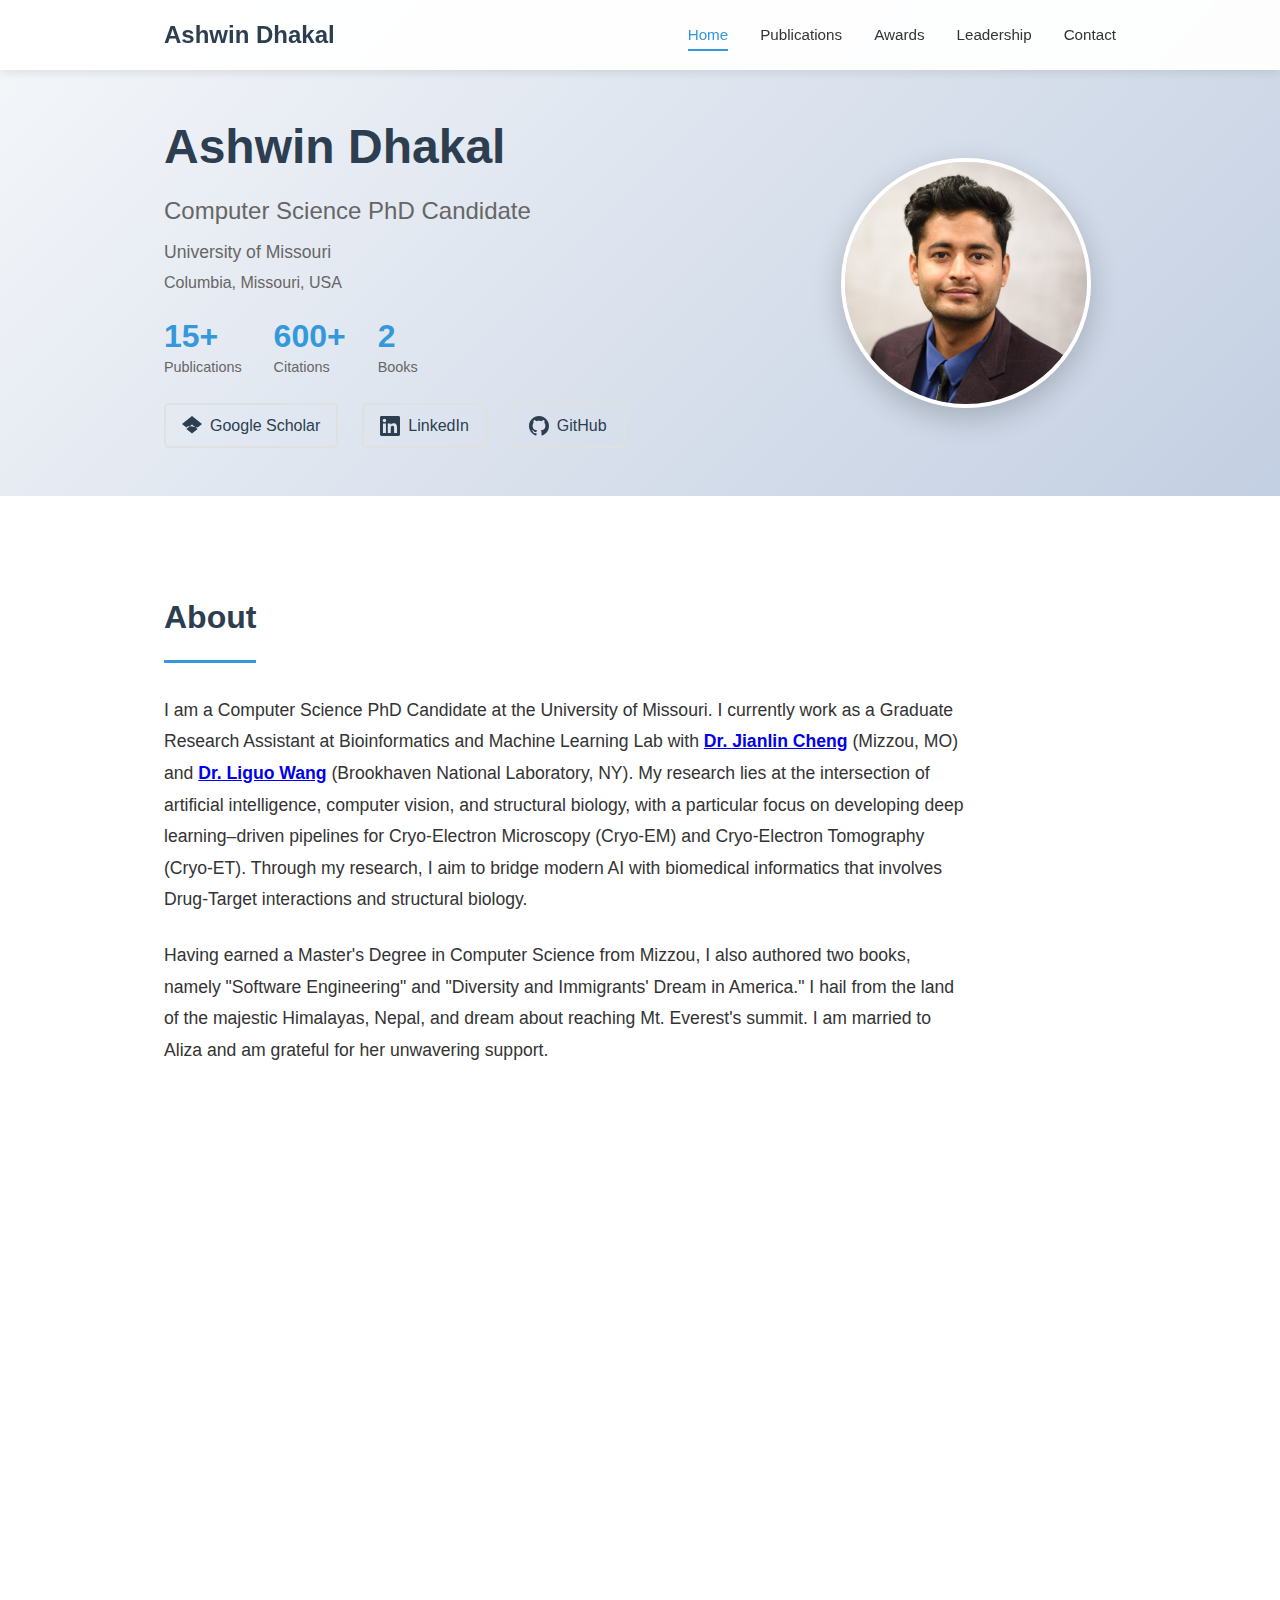
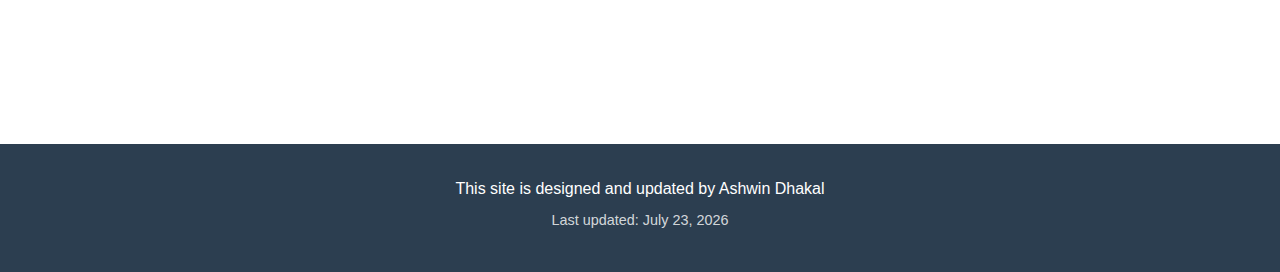
<file: index.html>
<!DOCTYPE html>
<html lang="en">
<head>
    <!-- Google tag (gtag.js) -->
    <script async src="https://www.googletagmanager.com/gtag/js?id=G-X9T91EQW6V"></script>
    <script>
      window.dataLayer = window.dataLayer || [];
      function gtag(){dataLayer.push(arguments);}
      gtag('js', new Date());

      gtag('config', 'G-X9T91EQW6V');
    </script>
    
    <meta charset="UTF-8">
    <meta name="viewport" content="width=device-width, initial-scale=1.0">
    <meta name="description" content="Ashwin Dhakal - Computer Science PhD Candidate at University of Missouri-Columbia. Research in AI, Computer Vision, and Cryo-Electron Microscopy.">
    <meta name="keywords" content="Ashwin Dhakal, Computer Science, PhD, University of Missouri, Cryo-EM, AI, Machine Learning, Computer Vision">
    <title>Ashwin Dhakal | Computer Science PhD Candidate</title>
    <link rel="canonical" href="https://ashwindhakal.com/">
    <link rel="stylesheet" href="css/styles.css">
    
    <!-- Structured Data (JSON-LD) for Google -->
    <script type="application/ld+json">
    {
      "@context": "https://schema.org",
      "@type": "Person",
      "name": "Ashwin Dhakal",
      "url": "https://ashwindhakal.com",
      "image": "https://ashwindhakal.com/assets/images/headshot.jpeg",
      "jobTitle": "Computer Science PhD Candidate",
      "worksFor": {
        "@type": "Organization",
        "name": "University of Missouri",
        "address": {
          "@type": "PostalAddress",
          "addressLocality": "Columbia",
          "addressRegion": "MO",
          "postalCode": "65211",
          "addressCountry": "US"
        }
      },
      "alumniOf": {
        "@type": "Organization",
        "name": "University of Missouri"
      },
      "sameAs": [
        "https://scholar.google.com/citations?user=YOUR_ID",
        "https://www.linkedin.com/in/ashwin-dhakal/",
        "https://github.com/Ashwin-Dhakal"
      ],
      "knowsAbout": [
        "Artificial Intelligence",
        "Machine Learning",
        "Computer Vision",
        "Cryo-Electron Microscopy",
        "Deep Learning",
        "Bioinformatics"
      ]
    }
    </script>
</head>
<body>
    <!-- Navigation Bar -->
    <nav class="navbar" id="navbar">
        <div class="nav-container">
            <a href="index.html" class="nav-logo">Ashwin Dhakal</a>
            <button class="nav-toggle" id="navToggle" aria-label="Toggle navigation">
                <span></span>
                <span></span>
                <span></span>
            </button>
            <ul class="nav-menu" id="navMenu">
                <li class="nav-item"><a href="index.html" class="nav-link active">Home</a></li>
                <li class="nav-item"><a href="publications.html" class="nav-link">Publications</a></li>
                <li class="nav-item"><a href="awards.html" class="nav-link">Awards</a></li>
                <li class="nav-item"><a href="leadership.html" class="nav-link">Leadership</a></li>
                <li class="nav-item"><a href="contact.html" class="nav-link">Contact</a></li>
            </ul>
        </div>
    </nav>

    <!-- Hero Section -->
    <section class="hero">
        <div class="container">
            <div class="hero-content">
                <div class="hero-text">
                    <h1 class="hero-name">Ashwin Dhakal</h1>
                    <p class="hero-title">Computer Science PhD Candidate</p>
                    <p class="hero-affiliation">University of Missouri</p>
                    <p class="hero-location">Columbia, Missouri, USA</p>
                    <div class="hero-stats">
                        <div class="stat-item">
                            <span class="stat-number">15+</span>
                            <span class="stat-label">Publications</span>
                        </div>
                        <div class="stat-item">
                            <span class="stat-number">600+</span>
                            <span class="stat-label">Citations</span>
                        </div>
                        <div class="stat-item">
                            <span class="stat-number">2</span>
                            <span class="stat-label">Books</span>
                        </div>
                    </div>
                    <div class="hero-links">
                        <a href="https://scholar.google.com/citations?user=YOUR_ID" target="_blank" rel="noopener noreferrer" class="social-link" aria-label="Google Scholar">
                            <svg width="20" height="20" viewBox="0 0 24 24" fill="currentColor">
                                <path d="M5.242 13.769L0 9.5 12 0l12 9.5-5.242 4.269C7.548 11.327 7.173 11.96 5.242 13.769zM12 10.221l-6.758 5.504L12 21l6.758-5.275L12 10.221z"/>
                            </svg>
                            Google Scholar
                        </a>
                        <a href="https://www.linkedin.com/in/ashwin-dhakal/" target="_blank" rel="noopener noreferrer" class="social-link" aria-label="LinkedIn">
                            <svg width="20" height="20" viewBox="0 0 24 24" fill="currentColor">
                                <path d="M20.447 20.452h-3.554v-5.569c0-1.328-.027-3.037-1.852-3.037-1.853 0-2.136 1.445-2.136 2.939v5.667H9.351V9h3.414v1.561h.046c.477-.9 1.637-1.85 3.37-1.85 3.601 0 4.267 2.37 4.267 5.455v6.286zM5.337 7.433c-1.144 0-2.063-.926-2.063-2.065 0-1.138.92-2.063 2.063-2.063 1.14 0 2.064.925 2.064 2.063 0 1.139-.925 2.065-2.064 2.065zm1.782 13.019H3.555V9h3.564v11.452zM22.225 0H1.771C.792 0 0 .774 0 1.729v20.542C0 23.227.792 24 1.771 24h20.451C23.2 24 24 23.227 24 22.271V1.729C24 .774 23.2 0 22.222 0h.003z"/>
                            </svg>
                            LinkedIn
                        </a>
                        <a href="https://github.com/Ashwin-Dhakal" target="_blank" rel="noopener noreferrer" class="social-link" aria-label="GitHub">
                            <svg width="20" height="20" viewBox="0 0 24 24" fill="currentColor">
                                <path d="M12 0c-6.626 0-12 5.373-12 12 0 5.302 3.438 9.8 8.207 11.387.599.111.793-.261.793-.577v-2.234c-3.338.726-4.033-1.416-4.033-1.416-.546-1.387-1.333-1.756-1.333-1.756-1.089-.745.083-.729.083-.729 1.205.084 1.839 1.237 1.839 1.237 1.07 1.834 2.807 1.304 3.492.997.107-.775.418-1.305.762-1.604-2.665-.305-5.467-1.334-5.467-5.931 0-1.311.469-2.381 1.236-3.221-.124-.303-.535-1.524.117-3.176 0 0 1.008-.322 3.301 1.23.957-.266 1.983-.399 3.003-.404 1.02.005 2.047.138 3.006.404 2.291-1.552 3.297-1.23 3.297-1.23.653 1.653.242 2.874.118 3.176.77.84 1.235 1.911 1.235 3.221 0 4.609-2.807 5.624-5.479 5.921.43.372.823 1.102.823 2.222v3.293c0 .319.192.694.801.576 4.765-1.589 8.199-6.086 8.199-11.386 0-6.627-5.373-12-12-12z"/>
                            </svg>
                            GitHub
                        </a>
                    </div>
                </div>
                <div class="hero-image">
                    <img src="assets/images/headshot.jpeg" alt="Ashwin Dhakal" class="profile-image">
                </div>
            </div>
        </div>
    </section>

    <!-- About Section -->
    <section class="about" id="about">
        <div class="container">
            <h2 class="section-title">About</h2>
            <div class="about-content">
                <p class="about-text">
                    I am a Computer Science PhD Candidate at the University of Missouri. 
                    I currently work as a Graduate Research Assistant at Bioinformatics and Machine Learning Lab with 
                    <strong><a href="https://scholar.google.com/citations?user=t9MY6lwAAAAJ&hl=en" target="_blank" rel="noopener noreferrer">Dr. Jianlin Cheng</a></strong> (Mizzou, MO) and <strong><a href="https://www.bnl.gov/staff/lwang1" target="_blank" rel="noopener noreferrer">Dr. Liguo Wang</a></strong> (Brookhaven National Laboratory, NY). 
                    My research lies at the intersection of artificial intelligence, computer vision, and structural biology, 
                    with a particular focus on developing deep learning–driven pipelines for Cryo-Electron Microscopy (Cryo-EM) 
                    and Cryo-Electron Tomography (Cryo-ET). Through my research, I aim to bridge modern AI with 
                    biomedical informatics that involves Drug-Target interactions and structural biology.
                </p>
                <p class="about-text">
                    Having earned a Master's Degree in Computer Science from Mizzou, I also authored two books, 
                    namely "Software Engineering" and "Diversity and Immigrants' Dream in America." I hail from 
                    the land of the majestic Himalayas, Nepal, and dream about reaching Mt. Everest's summit. 
                    I am married to Aliza and am grateful for her unwavering support.
                </p>
            </div>
        </div>
    </section>

    <!-- Education Section -->
    <section class="education" id="education">
        <div class="container">
            <h2 class="section-title">Education</h2>
            <div class="education-list">
                <div class="education-item">
                    <div class="edu-degree">
                        <h3 class="edu-title">PhD in Computer Science</h3>
                        <p class="edu-institution">University of Missouri</p>
                        <p class="edu-awards"><em>Excellence in Research Award 2025</em></p>
                        <p class="edu-awards"><em>Outstanding Computer Science PhD Award 2024</em></p>
                    </div>
                    <div class="edu-details">
                        <p class="edu-date">May 2026 (Expected)</p>
                        <p class="edu-location">Columbia, MO, USA</p>
                    </div>
                </div>
                <div class="education-item">
                    <div class="edu-degree">
                        <h3 class="edu-title">MS in Computer Science</h3>
                        <p class="edu-institution">University of Missouri</p>
                    </div>
                    <div class="edu-details">
                        <p class="edu-date">May 2023</p>
                        <p class="edu-location">Columbia, MO, USA</p>
                    </div>
                </div>
                <div class="education-item">
                    <div class="edu-degree">
                        <h3 class="edu-title">B.Eng. in Computer Engineering</h3>
                        <p class="edu-institution">Tribhuvan University</p>
                    </div>
                    <div class="edu-details">
                        <p class="edu-date">Oct 2018</p>
                        <p class="edu-location">Pokhara, Nepal</p>
                    </div>
                </div>
            </div>
        </div>
    </section>

    <!-- Professional Experience Section -->
    <section class="professional-experience" id="experience">
        <div class="container">
            <h2 class="section-title">Professional Experience</h2>

            <!-- Research Experience -->
            <div class="experience-block">
                <h3 class="experience-subtitle">Research Experience</h3>
                <div class="experience-list">
                    <div class="experience-item">
                        <div class="exp-content">
                            <h4 class="exp-title">Graduate Research Assistant</h4>
                            <p class="exp-organization">University of Missouri - Bioinformatics and Machine Learning Lab</p>
                        </div>
                        <div class="exp-details">
                            <p class="exp-date">Jan 2021 – Present</p>
                            <p class="exp-location">Columbia, Missouri</p>
                        </div>
                    </div>
                    <div class="experience-item">
                        <div class="exp-content">
                            <h4 class="exp-title">Machine Learning Intern</h4>
                            <p class="exp-organization">Generate: Biomedicines</p>
                        </div>
                        <div class="exp-details">
                            <p class="exp-date">Jun 2025 – Aug 2025</p>
                            <p class="exp-location">Boston, Massachusetts</p>
                        </div>
                    </div>
                </div>
            </div>

            <!-- Teaching Experience -->
            <div class="experience-block">
                <h3 class="experience-subtitle">Teaching Experience</h3>
                <div class="experience-list">
                    <div class="experience-item">
                        <div class="exp-content">
                            <h4 class="exp-title">Teaching Assistant <span class="exp-type">[Graduate Teaching Experience]</span></h4>
                            <p class="exp-organization">University of Missouri-Columbia</p>
                        </div>
                        <div class="exp-details">
                            <p class="exp-date">Fall 2024</p>
                        </div>
                    </div>
                    <div class="experience-item">
                        <div class="exp-content">
                            <h4 class="exp-title">Faculty Lecturer <span class="exp-type">[Undergraduate Teaching Experience]</span></h4>
                            <p class="exp-organization">Tribhuvan University - Sagarmatha Engineering College</p>
                        </div>
                        <div class="exp-details">
                            <p class="exp-date">Nov 2019 – Dec 2020</p>
                            <p class="exp-location">Kathmandu, Nepal</p>
                        </div>
                    </div>
                </div>
            </div>

            <!-- Industry Experience -->
            <div class="experience-block">
                <h3 class="experience-subtitle">Industry Experience</h3>
                <div class="experience-list">
                    <div class="experience-item">
                        <div class="exp-content">
                            <h4 class="exp-title">Business Intelligence Engineer</h4>
                            <p class="exp-organization">LIS Nepal</p>
                        </div>
                        <div class="exp-details">
                            <p class="exp-date">Oct 2018 - Apr 2019</p>
                            <p class="exp-location">Kathmandu, Nepal</p>
                        </div>
                    </div>
                </div>
            </div>
        </div>
    </section>

    <!-- Research Interests Section -->
    <section class="research-interests" id="research">
        <div class="container">
            <h2 class="section-title">Research Interests</h2>
            <div class="interests-grid">
                <div class="interest-item">Artificial Intelligence</div>
                <div class="interest-item">Machine Learning</div>
                <div class="interest-item">Cryo-Electron Microscopy</div>
                <div class="interest-item">Advanced Computer Vision</div>
                <div class="interest-item">Natural Language Processing</div>
                <div class="interest-item">Big Data in Bioinformatics</div>
                <div class="interest-item">Applied Deep Learning</div>
                <div class="interest-item">Data Science & Analytics</div>
                <div class="interest-item">Computational Biology</div>
                <div class="interest-item">Health Informatics</div>
                <div class="interest-item">Protein-Drug Interaction</div>
                <div class="interest-item">Databases & Data Engineering</div>
            </div>
        </div>
    </section>

    <!-- Selected Publications Section -->
    <section class="publications" id="publications">
        <div class="container">
            <h2 class="section-title">Selected Research Publications</h2>
            <div class="publications-grid">
                <!-- Publication Card 1 -->
                <div class="pub-card">
                    <div class="pub-image">
                        <img src="assets/images/publications_images/cryotransformer.png" alt="CryoTransformer Publication" class="pub-img">
                    </div>
                    <div class="pub-card-content">
                        <h3 class="pub-card-title">CryoTransformer: A Transformer Model for Picking Protein Particles from Cryo-EM Micrographs</h3>
                        <p class="pub-card-authors"><strong>A. Dhakal</strong>, R. Gyawali, L. Wang, and J. Cheng</p>
                        <p class="pub-card-venue">Bioinformatics, 2024</p>
                        <div class="pub-card-links">
                            <a href="https://academic.oup.com/bioinformatics/article/40/3/btae109/7614090" class="pub-card-link" aria-label="Download PDF" target="_blank" rel="noopener noreferrer">
                                <svg width="16" height="16" viewBox="0 0 24 24" fill="currentColor">
                                    <path d="M14,2H6A2,2 0 0,0 4,4V20A2,2 0 0,0 6,22H18A2,2 0 0,0 20,20V8L14,2M18,20H6V4H13V9H18V20Z"/>
                                </svg>
                                PDF
                            </a>
                            <a href="https://github.com/jianlin-cheng/CryoTransformer" class="pub-card-link" aria-label="View Code" target="_blank" rel="noopener noreferrer">
                                <svg width="16" height="16" viewBox="0 0 24 24" fill="currentColor">
                                    <path d="M12,2A10,10 0 0,0 2,12C2,16.42 4.87,20.17 8.84,21.5C9.34,21.58 9.5,21.27 9.5,21C9.5,20.77 9.5,20.14 9.5,19.31C6.73,19.91 6.14,17.97 6.14,17.97C5.68,16.81 5.03,16.5 5.03,16.5C4.12,15.88 5.1,15.9 5.1,15.9C6.1,15.97 6.63,16.93 6.63,16.93C7.5,18.45 8.97,18 9.54,17.76C9.63,17.11 9.89,16.67 10.17,16.42C7.95,16.17 5.62,15.31 5.62,11.5C5.62,10.39 6,9.5 6.65,8.79C6.55,8.54 6.2,7.5 6.75,6.15C6.75,6.15 7.59,5.88 9.5,7.17C10.29,6.95 11.15,6.84 12,6.84C12.85,6.84 13.71,6.95 14.5,7.17C16.41,5.88 17.25,6.15 17.25,6.15C17.8,7.5 17.45,8.54 17.35,8.79C18,9.5 18.38,10.39 18.38,11.5C18.38,15.32 16.04,16.16 13.81,16.41C14.17,16.72 14.5,17.33 14.5,18.26C14.5,19.6 14.5,20.68 14.5,21C14.5,21.27 14.66,21.59 15.17,21.5C19.14,20.16 22,16.42 22,12A10,10 0 0,0 12,2Z"/>
                                </svg>
                                Code
                            </a>
                        </div>
                    </div>
                </div>

                <!-- Publication Card 2 -->
                <div class="pub-card">
                    <div class="pub-image">
                        <img src="assets/images/publications_images/CryoPPP.png" alt="Cryo-EM Dataset Publication" class="pub-img">
                    </div>
                    <div class="pub-card-content">
                        <h3 class="pub-card-title">A Large Expert-Curated Cryo-EM Image Dataset for Machine Learning Protein Particle Picking</h3>
                        <p class="pub-card-authors"><strong>A. Dhakal</strong>, R. Gyawali, L. Wang, and J. Cheng</p>
                        <p class="pub-card-venue">Nature Scientific Data, 2023</p>
                        <div class="pub-card-links">
                            <a href="https://www.nature.com/articles/s41597-023-02280-2" class="pub-card-link" aria-label="Download PDF" target="_blank" rel="noopener noreferrer">
                                <svg width="16" height="16" viewBox="0 0 24 24" fill="currentColor">
                                    <path d="M14,2H6A2,2 0 0,0 4,4V20A2,2 0 0,0 6,22H18A2,2 0 0,0 20,20V8L14,2M18,20H6V4H13V9H18V20Z"/>
                                </svg>
                                PDF
                            </a>
                            <a href="https://github.com/BioinfoMachineLearning/cryoppp" class="pub-card-link" aria-label="View Code" target="_blank" rel="noopener noreferrer">
                                <svg width="16" height="16" viewBox="0 0 24 24" fill="currentColor">
                                    <path d="M12,2A10,10 0 0,0 2,12C2,16.42 4.87,20.17 8.84,21.5C9.34,21.58 9.5,21.27 9.5,21C9.5,20.77 9.5,20.14 9.5,19.31C6.73,19.91 6.14,17.97 6.14,17.97C5.68,16.81 5.03,16.5 5.03,16.5C4.12,15.88 5.1,15.9 5.1,15.9C6.1,15.97 6.63,16.93 6.63,16.93C7.5,18.45 8.97,18 9.54,17.76C9.63,17.11 9.89,16.67 10.17,16.42C7.95,16.17 5.62,15.31 5.62,11.5C5.62,10.39 6,9.5 6.65,8.79C6.55,8.54 6.2,7.5 6.75,6.15C6.75,6.15 7.59,5.88 9.5,7.17C10.29,6.95 11.15,6.84 12,6.84C12.85,6.84 13.71,6.95 14.5,7.17C16.41,5.88 17.25,6.15 17.25,6.15C17.8,7.5 17.45,8.54 17.35,8.79C18,9.5 18.38,10.39 18.38,11.5C18.38,15.32 16.04,16.16 13.81,16.41C14.17,16.72 14.5,17.33 14.5,18.26C14.5,19.6 14.5,20.68 14.5,21C14.5,21.27 14.66,21.59 15.17,21.5C19.14,20.16 22,16.42 22,12A10,10 0 0,0 12,2Z"/>
                                </svg>
                                Code
                            </a>
                        </div>
                    </div>
                </div>

                <!-- Publication Card 3 -->
                <div class="pub-card">
                    <div class="pub-image">
                        <img src="assets/images/publications_images/cryoEm particle picking review.png" alt="AI in Cryo-EM Publication" class="pub-img">
                    </div>
                    <div class="pub-card-content">
                        <h3 class="pub-card-title">Artificial intelligence in cryo-EM protein particle picking: recent advances and remaining challenges</h3>
                        <p class="pub-card-authors"><strong>A. Dhakal</strong>, R. Gyawali, L. Wang, and J. Cheng</p>
                        <p class="pub-card-venue">Briefings in Bioinformatics, 2025</p>
                        <div class="pub-card-links">
                            <a href="https://academic.oup.com/bib/article/26/1/bbaf011/7958312" class="pub-card-link" aria-label="Download PDF" target="_blank" rel="noopener noreferrer">
                                <svg width="16" height="16" viewBox="0 0 24 24" fill="currentColor">
                                    <path d="M14,2H6A2,2 0 0,0 4,4V20A2,2 0 0,0 6,22H18A2,2 0 0,0 20,20V8L14,2M18,20H6V4H13V9H18V20Z"/>
                                </svg>
                                PDF
                            </a>
                        </div>
                    </div>
                </div>

                <!-- Publication Card 4 -->
                <div class="pub-card">
                    <div class="pub-image">
                        <img src="assets/images/publications_images/protein_ligand_interaction_review.png" alt="Protein-Ligand Interactions Publication" class="pub-img">
                    </div>
                    <div class="pub-card-content">
                        <h3 class="pub-card-title">Artificial Intelligence in the Prediction of Protein-Ligand Interactions: Recent Advances and Future Directions</h3>
                        <p class="pub-card-authors"><strong>A. Dhakal</strong>, C. Mckay, J. Tanner, J. Cheng</p>
                        <p class="pub-card-venue">Briefings in Bioinformatics, 2021</p>
                        <div class="pub-card-links">
                            <a href="https://academic.oup.com/bib/article/23/1/bbab476/6444314" class="pub-card-link" aria-label="Download PDF" target="_blank" rel="noopener noreferrer">
                                <svg width="16" height="16" viewBox="0 0 24 24" fill="currentColor">
                                    <path d="M14,2H6A2,2 0 0,0 4,4V20A2,2 0 0,0 6,22H18A2,2 0 0,0 20,20V8L14,2M18,20H6V4H13V9H18V20Z"/>
                                </svg>
                                PDF
                            </a>
                        </div>
                    </div>
                </div>

                <!-- Publication Card 5 -->
                <div class="pub-card">
                    <div class="pub-image">
                        <img src="assets/images/publications_images/multimodal deep learning cryoEM.png" alt="Multimodal Deep Learning Publication" class="pub-img">
                    </div>
                    <div class="pub-card-content">
                        <h3 class="pub-card-title">Multimodal deep learning integration of cryo-EM and AlphaFold3 for high-accuracy protein structure determination</h3>
                        <p class="pub-card-authors">R. Gyawali, <strong>A. Dhakal</strong>, J. Cheng</p>
                        <p class="pub-card-venue">Nature Communications Chemistry, 2025</p>
                        <div class="pub-card-links">
                            <a href="https://www.nature.com/articles/s42004-025-01718-5" class="pub-card-link" aria-label="Download PDF" target="_blank" rel="noopener noreferrer">
                                <svg width="16" height="16" viewBox="0 0 24 24" fill="currentColor">
                                    <path d="M14,2H6A2,2 0 0,0 4,4V20A2,2 0 0,0 6,22H18A2,2 0 0,0 20,20V8L14,2M18,20H6V4H13V9H18V20Z"/>
                                </svg>
                                PDF
                            </a>
                            <a href="https://github.com/jianlin-cheng/MICA" class="pub-card-link" aria-label="View Code" target="_blank" rel="noopener noreferrer">
                                <svg width="16" height="16" viewBox="0 0 24 24" fill="currentColor">
                                    <path d="M12,2A10,10 0 0,0 2,12C2,16.42 4.87,20.17 8.84,21.5C9.34,21.58 9.5,21.27 9.5,21C9.5,20.77 9.5,20.14 9.5,19.31C6.73,19.91 6.14,17.97 6.14,17.97C5.68,16.81 5.03,16.5 5.03,16.5C4.12,15.88 5.1,15.9 5.1,15.9C6.1,15.97 6.63,16.93 6.63,16.93C7.5,18.45 8.97,18 9.54,17.76C9.63,17.11 9.89,16.67 10.17,16.42C7.95,16.17 5.62,15.31 5.62,11.5C5.62,10.39 6,9.5 6.65,8.79C6.55,8.54 6.2,7.5 6.75,6.15C6.75,6.15 7.59,5.88 9.5,7.17C10.29,6.95 11.15,6.84 12,6.84C12.85,6.84 13.71,6.95 14.5,7.17C16.41,5.88 17.25,6.15 17.25,6.15C17.8,7.5 17.45,8.54 17.35,8.79C18,9.5 18.38,10.39 18.38,11.5C18.38,15.32 16.04,16.16 13.81,16.41C14.17,16.72 14.5,17.33 14.5,18.26C14.5,19.6 14.5,20.68 14.5,21C14.5,21.27 14.66,21.59 15.17,21.5C19.14,20.16 22,16.42 22,12A10,10 0 0,0 12,2Z"/>
                                </svg>
                                Code
                            </a>
                        </div>
                    </div>
                </div>

                <!-- Publication Card 6 -->
                <div class="pub-card">
                    <div class="pub-image">
                        <img src="assets/images/publications_images/cryosegnet.png" alt="CryoSegNet Publication" class="pub-img">
                    </div>
                    <div class="pub-card-content">
                        <h3 class="pub-card-title">CryoSegNet: accurate cryo-EM protein particle picking by integrating the foundational AI image segmentation model and attention-gated U-Net</h3>
                        <p class="pub-card-authors">R. Gyawali, <strong>A. Dhakal</strong>, L. Wang, and J. Cheng</p>
                        <p class="pub-card-venue">Briefings in Bioinformatics, 2024</p>
                        <div class="pub-card-links">
                            <a href="https://academic.oup.com/bib/article/25/4/bbae282/7690949" class="pub-card-link" aria-label="Download PDF" target="_blank" rel="noopener noreferrer">
                                <svg width="16" height="16" viewBox="0 0 24 24" fill="currentColor">
                                    <path d="M14,2H6A2,2 0 0,0 4,4V20A2,2 0 0,0 6,22H18A2,2 0 0,0 20,20V8L14,2M18,20H6V4H13V9H18V20Z"/>
                                </svg>
                                PDF
                            </a>
                            <a href="https://github.com/jianlin-cheng/CryoSegNet" class="pub-card-link" aria-label="View Code" target="_blank" rel="noopener noreferrer">
                                <svg width="16" height="16" viewBox="0 0 24 24" fill="currentColor">
                                    <path d="M12,2A10,10 0 0,0 2,12C2,16.42 4.87,20.17 8.84,21.5C9.34,21.58 9.5,21.27 9.5,21C9.5,20.77 9.5,20.14 9.5,19.31C6.73,19.91 6.14,17.97 6.14,17.97C5.68,16.81 5.03,16.5 5.03,16.5C4.12,15.88 5.1,15.9 5.1,15.9C6.1,15.97 6.63,16.93 6.63,16.93C7.5,18.45 8.97,18 9.54,17.76C9.63,17.11 9.89,16.67 10.17,16.42C7.95,16.17 5.62,15.31 5.62,11.5C5.62,10.39 6,9.5 6.65,8.79C6.55,8.54 6.2,7.5 6.75,6.15C6.75,6.15 7.59,5.88 9.5,7.17C10.29,6.95 11.15,6.84 12,6.84C12.85,6.84 13.71,6.95 14.5,7.17C16.41,5.88 17.25,6.15 17.25,6.15C17.8,7.5 17.45,8.54 17.35,8.79C18,9.5 18.38,10.39 18.38,11.5C18.38,15.32 16.04,16.16 13.81,16.41C14.17,16.72 14.5,17.33 14.5,18.26C14.5,19.6 14.5,20.68 14.5,21C14.5,21.27 14.66,21.59 15.17,21.5C19.14,20.16 22,16.42 22,12A10,10 0 0,0 12,2Z"/>
                                </svg>
                                Code
                            </a>
                        </div>
                    </div>
                </div>
            </div>
            <div class="view-all">
                <a href="publications.html" class="btn-primary">View All Publications →</a>
            </div>
        </div>
    </section>

    <!-- Footer -->
    <footer class="footer">
        <div class="container">
            <div class="footer-content">
                <p>This site is designed and updated by Ashwin Dhakal</p>
                <p class="footer-updated">Last updated: <span id="lastUpdated"></span></p>
            </div>
        </div>
    </footer>

    <script src="js/main.js"></script>
    <!-- Updated: Citations count and CryoVirusDB publication details -->
</body>
</html>
</file>
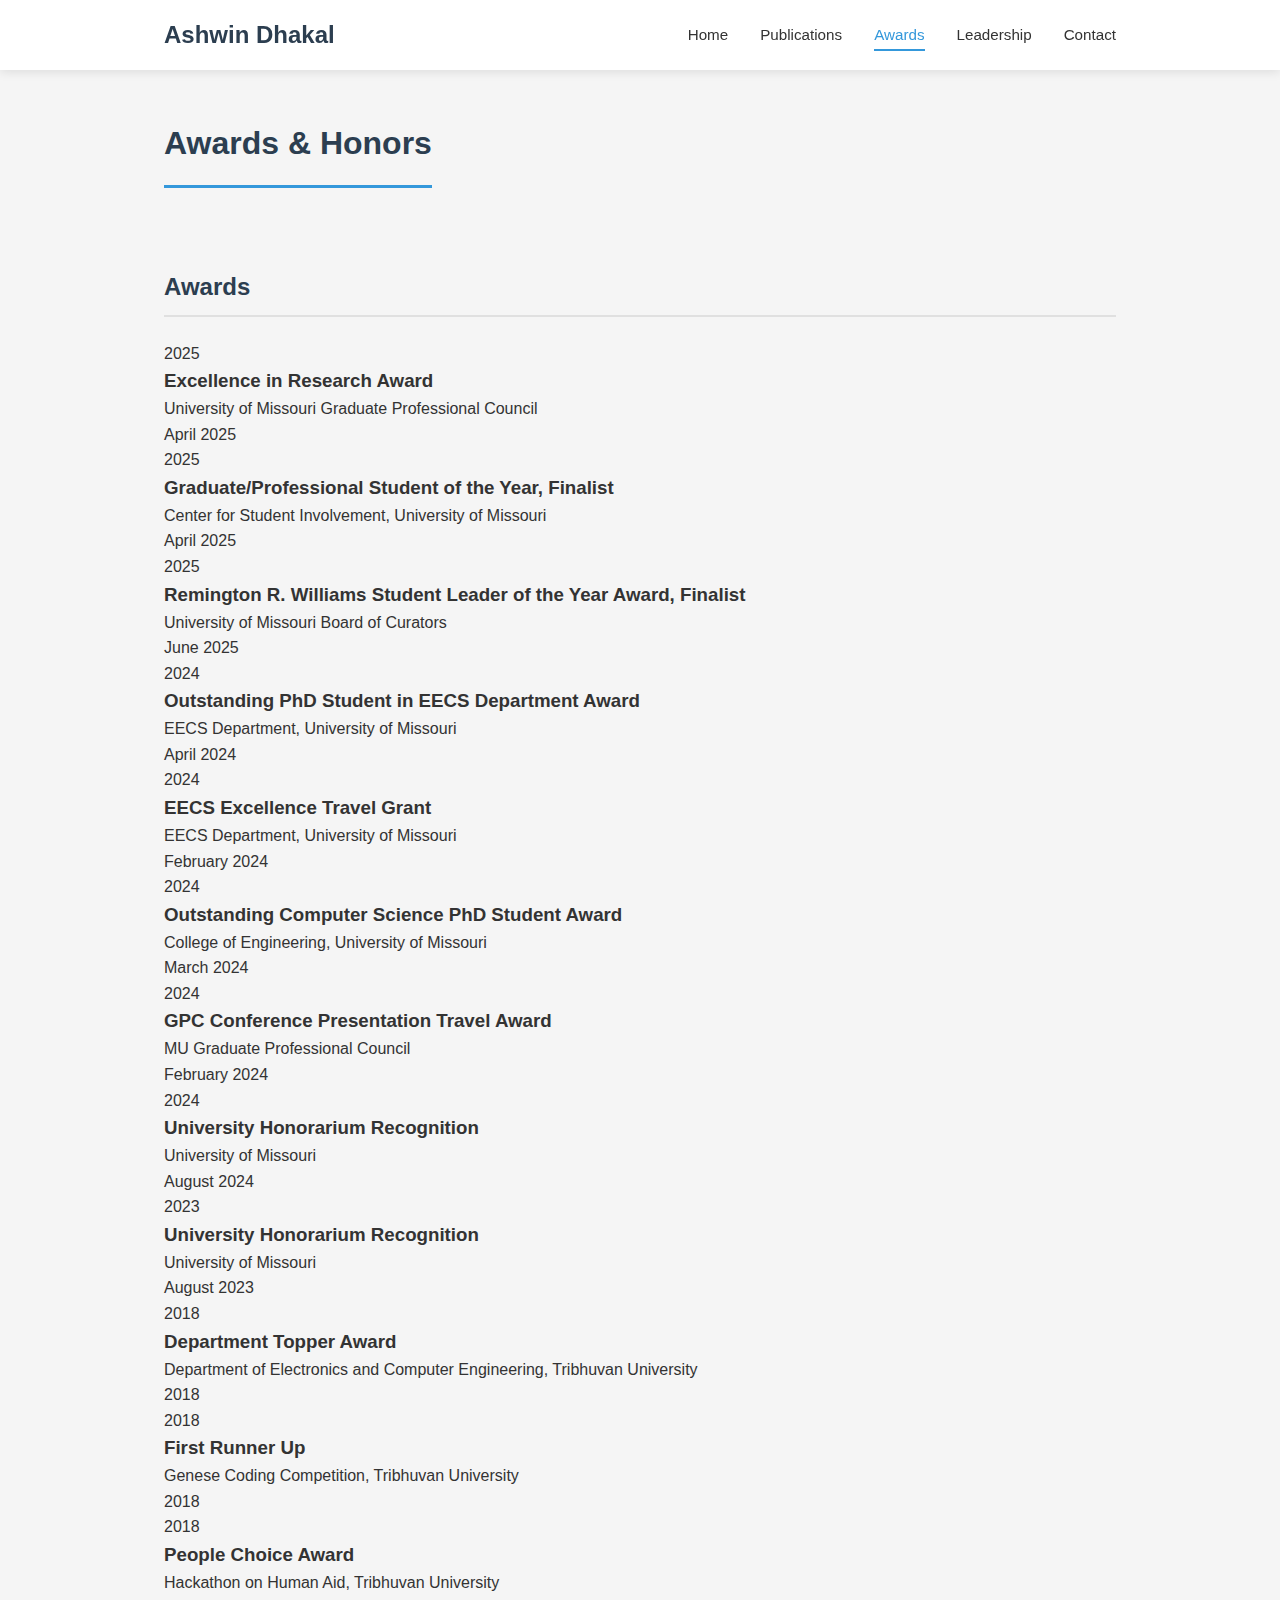
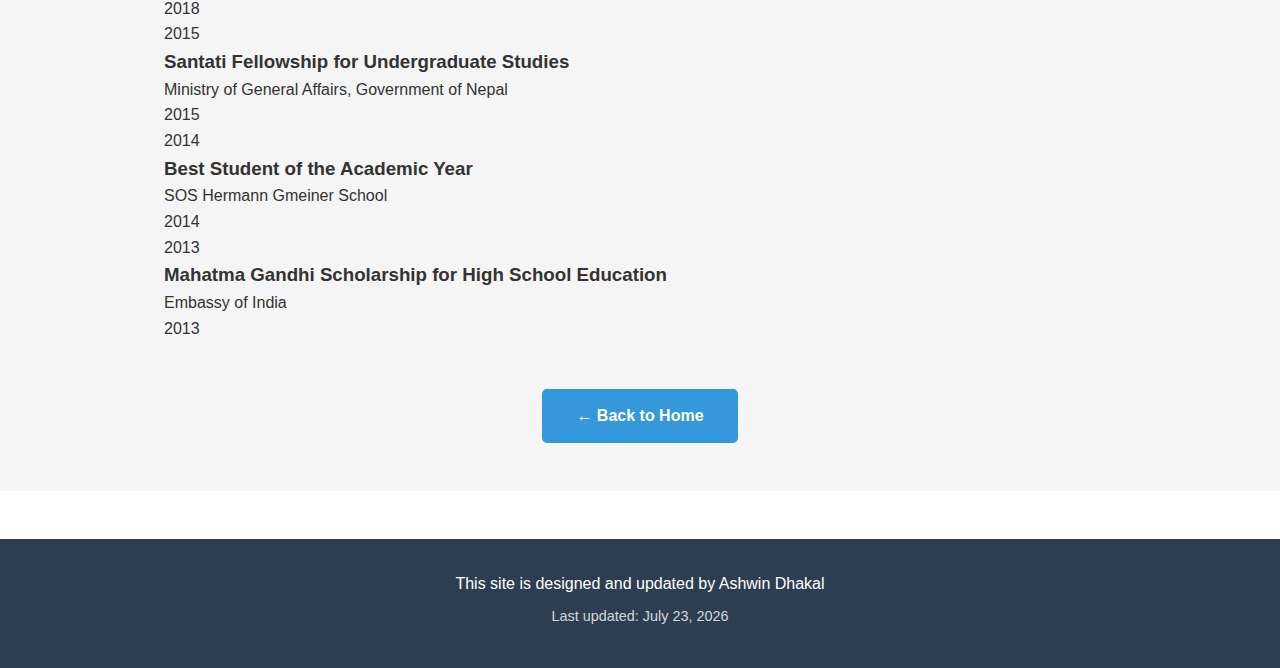
<file: awards.html>
<!DOCTYPE html>
<html lang="en">
<head>
    <!-- Google tag (gtag.js) -->
    <script async src="https://www.googletagmanager.com/gtag/js?id=G-X9T91EQW6V"></script>
    <script>
      window.dataLayer = window.dataLayer || [];
      function gtag(){dataLayer.push(arguments);}
      gtag('js', new Date());

      gtag('config', 'G-X9T91EQW6V');
    </script>
    
    <meta charset="UTF-8">
    <meta name="viewport" content="width=device-width, initial-scale=1.0">
    <meta name="description" content="Awards and Honors - Ashwin Dhakal">
    <title>Awards & Honors | Ashwin Dhakal</title>
    <link rel="stylesheet" href="css/styles.css">
</head>
<body>
    <nav class="navbar" id="navbar">
        <div class="nav-container">
            <a href="index.html" class="nav-logo">Ashwin Dhakal</a>
            <button class="nav-toggle" id="navToggle" aria-label="Toggle navigation">
                <span></span>
                <span></span>
                <span></span>
            </button>
            <ul class="nav-menu" id="navMenu">
                <li class="nav-item"><a href="index.html" class="nav-link">Home</a></li>
                <li class="nav-item"><a href="publications.html" class="nav-link">Publications</a></li>
                <li class="nav-item"><a href="awards.html" class="nav-link active">Awards</a></li>
                <li class="nav-item"><a href="leadership.html" class="nav-link">Leadership</a></li>
                <li class="nav-item"><a href="contact.html" class="nav-link">Contact</a></li>
            </ul>
        </div>
    </nav>

    <section class="publications" style="padding-top: calc(var(--nav-height) + var(--spacing-xl));">
        <div class="container">
            <h1 class="section-title">Awards & Honors</h1>

            <!-- Awards Section -->
            <h2 style="font-size: 1.5rem; color: var(--primary-color); margin: var(--spacing-xl) 0 var(--spacing-md) 0; padding-bottom: 0.5rem; border-bottom: 2px solid var(--border-color);">Awards</h2>
            <div class="awards-list">
                <div class="award-item">
                    <div class="award-year">2025</div>
                    <div class="award-content">
                        <h3 class="award-title">Excellence in Research Award</h3>
                        <p class="award-organization">University of Missouri Graduate Professional Council</p>
                        <p class="award-description">April 2025</p>
                    </div>
                </div>
                <div class="award-item">
                    <div class="award-year">2025</div>
                    <div class="award-content">
                        <h3 class="award-title">Graduate/Professional Student of the Year, Finalist</h3>
                        <p class="award-organization">Center for Student Involvement, University of Missouri</p>
                        <p class="award-description">April 2025</p>
                    </div>
                </div>
                <div class="award-item">
                    <div class="award-year">2025</div>
                    <div class="award-content">
                        <h3 class="award-title">Remington R. Williams Student Leader of the Year Award, Finalist</h3>
                        <p class="award-organization">University of Missouri Board of Curators</p>
                        <p class="award-description">June 2025</p>
                    </div>
                </div>
                <div class="award-item">
                    <div class="award-year">2024</div>
                    <div class="award-content">
                        <h3 class="award-title">Outstanding PhD Student in EECS Department Award</h3>
                        <p class="award-organization">EECS Department, University of Missouri</p>
                        <p class="award-description">April 2024</p>
                    </div>
                </div>
                <div class="award-item">
                    <div class="award-year">2024</div>
                    <div class="award-content">
                        <h3 class="award-title">EECS Excellence Travel Grant</h3>
                        <p class="award-organization">EECS Department, University of Missouri</p>
                        <p class="award-description">February 2024</p>
                    </div>
                </div>
                <div class="award-item">
                    <div class="award-year">2024</div>
                    <div class="award-content">
                        <h3 class="award-title">Outstanding Computer Science PhD Student Award</h3>
                        <p class="award-organization">College of Engineering, University of Missouri</p>
                        <p class="award-description">March 2024</p>
                    </div>
                </div>
                <div class="award-item">
                    <div class="award-year">2024</div>
                    <div class="award-content">
                        <h3 class="award-title">GPC Conference Presentation Travel Award</h3>
                        <p class="award-organization">MU Graduate Professional Council</p>
                        <p class="award-description">February 2024</p>
                    </div>
                </div>
                <div class="award-item">
                    <div class="award-year">2024</div>
                    <div class="award-content">
                        <h3 class="award-title">University Honorarium Recognition</h3>
                        <p class="award-organization">University of Missouri</p>
                        <p class="award-description">August 2024</p>
                    </div>
                </div>
                <div class="award-item">
                    <div class="award-year">2023</div>
                    <div class="award-content">
                        <h3 class="award-title">University Honorarium Recognition</h3>
                        <p class="award-organization">University of Missouri</p>
                        <p class="award-description">August 2023</p>
                    </div>
                </div>
                <div class="award-item">
                    <div class="award-year">2018</div>
                    <div class="award-content">
                        <h3 class="award-title">Department Topper Award</h3>
                        <p class="award-organization">Department of Electronics and Computer Engineering, Tribhuvan University</p>
                        <p class="award-description">2018</p>
                    </div>
                </div>
                <div class="award-item">
                    <div class="award-year">2018</div>
                    <div class="award-content">
                        <h3 class="award-title">First Runner Up</h3>
                        <p class="award-organization">Genese Coding Competition, Tribhuvan University</p>
                        <p class="award-description">2018</p>
                    </div>
                </div>
                <div class="award-item">
                    <div class="award-year">2018</div>
                    <div class="award-content">
                        <h3 class="award-title">People Choice Award</h3>
                        <p class="award-organization">Hackathon on Human Aid, Tribhuvan University</p>
                        <p class="award-description">2018</p>
                    </div>
                </div>
                <div class="award-item">
                    <div class="award-year">2015</div>
                    <div class="award-content">
                        <h3 class="award-title">Santati Fellowship for Undergraduate Studies</h3>
                        <p class="award-organization">Ministry of General Affairs, Government of Nepal</p>
                        <p class="award-description">2015</p>
                    </div>
                </div>
                <div class="award-item">
                    <div class="award-year">2014</div>
                    <div class="award-content">
                        <h3 class="award-title">Best Student of the Academic Year</h3>
                        <p class="award-organization">SOS Hermann Gmeiner School</p>
                        <p class="award-description">2014</p>
                    </div>
                </div>
                <div class="award-item">
                    <div class="award-year">2013</div>
                    <div class="award-content">
                        <h3 class="award-title">Mahatma Gandhi Scholarship for High School Education</h3>
                        <p class="award-organization">Embassy of India</p>
                        <p class="award-description">2013</p>
                    </div>
                </div>
            </div>

            <div class="view-all" style="margin-top: var(--spacing-xl);">
                <a href="index.html" class="btn-primary">← Back to Home</a>
            </div>
        </div>
    </section>

    <footer class="footer">
        <div class="container">
            <div class="footer-content">
                <p>This site is designed and updated by Ashwin Dhakal</p>
                <p class="footer-updated">Last updated: <span id="lastUpdated"></span></p>
            </div>
        </div>
    </footer>

    <script src="js/main.js"></script>
</body>
</html>
</file>
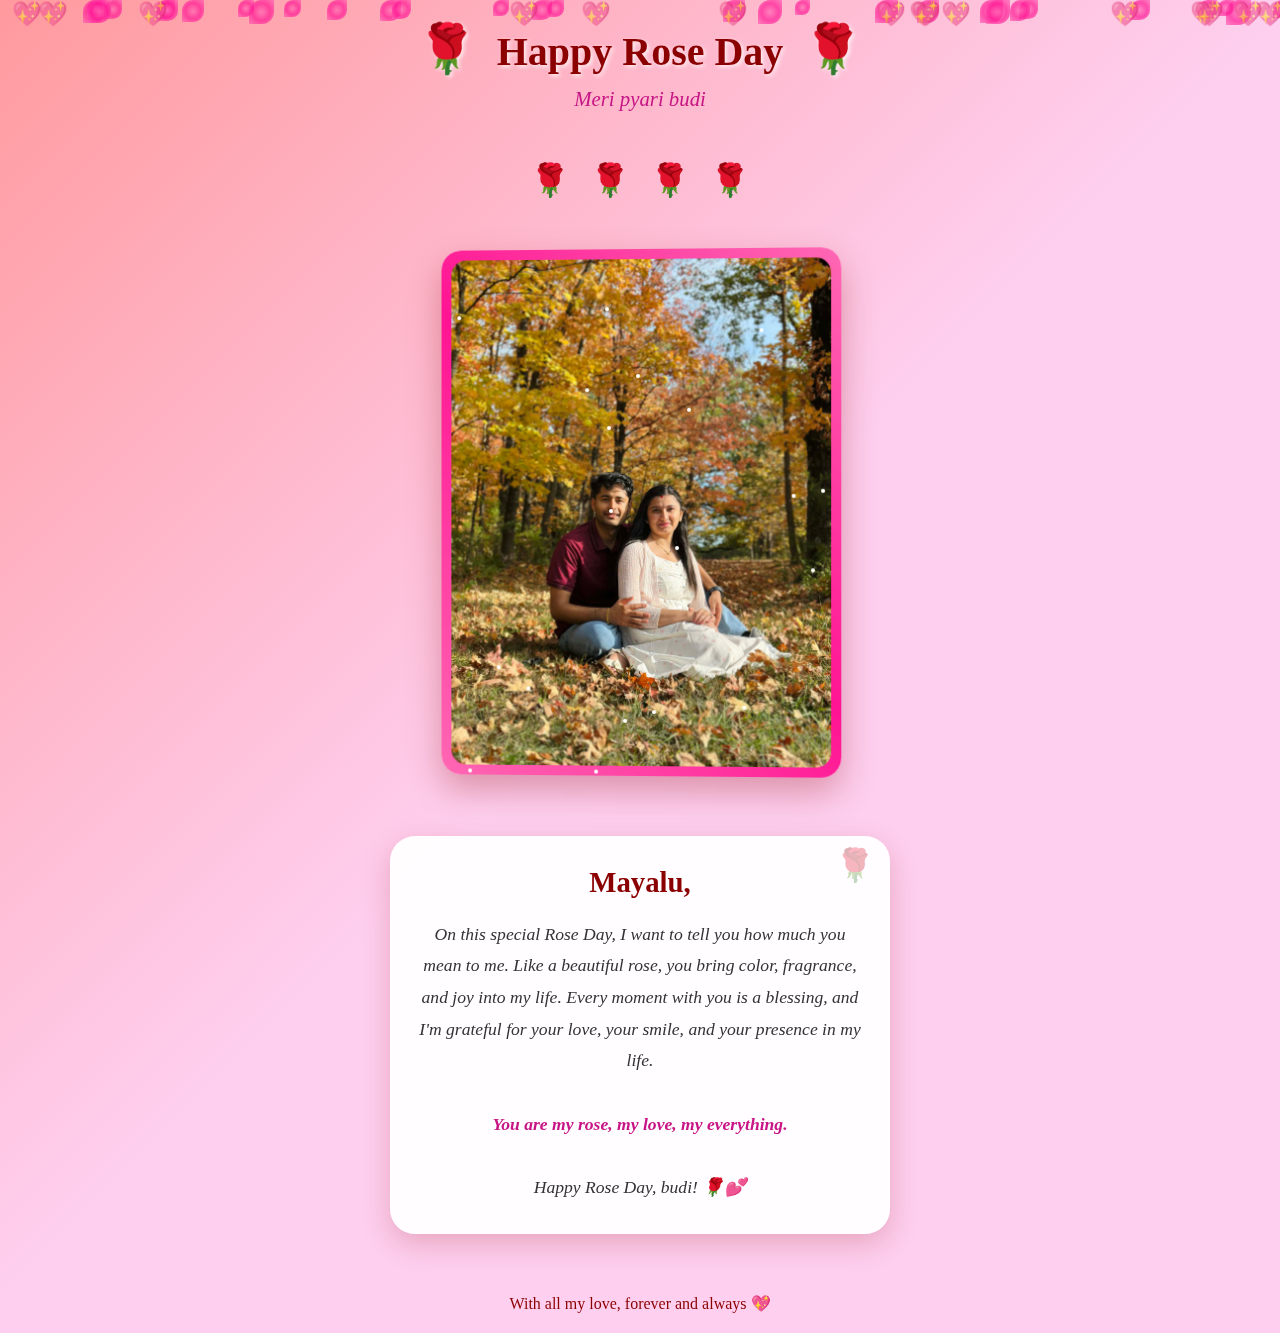
<file: budi.html>
<!DOCTYPE html>
<html lang="en">
<head>
    <meta charset="UTF-8">
    <meta name="viewport" content="width=device-width, initial-scale=1.0">
    <title>Happy Rose Day, Aliza! 🌹</title>
    <style>
        * {
            margin: 0;
            padding: 0;
            box-sizing: border-box;
        }

        body {
            font-family: 'Georgia', 'Times New Roman', serif;
            background: linear-gradient(135deg, #ff9a9e 0%, #fecfef 50%, #fecfef 100%);
            min-height: 100vh;
            overflow-x: hidden;
            position: relative;
        }

        /* Animated Rose Petals Falling */
        .petals-container {
            position: fixed;
            top: 0;
            left: 0;
            width: 100%;
            height: 100%;
            pointer-events: none;
            z-index: 1;
            overflow: hidden;
        }

        .petal {
            position: absolute;
            width: 20px;
            height: 20px;
            background: radial-gradient(circle, #ff69b4 0%, #ff1493 50%, #ff69b4 100%);
            border-radius: 50% 0 50% 0;
            opacity: 0.7;
            animation: fall linear infinite;
        }

        @keyframes fall {
            0% {
                transform: translateY(-100px) rotate(0deg);
                opacity: 0.7;
            }
            100% {
                transform: translateY(100vh) rotate(360deg);
                opacity: 0;
            }
        }

        /* Main Container */
        .container {
            position: relative;
            z-index: 10;
            max-width: 100%;
            margin: 0 auto;
            padding: 20px;
            min-height: 100vh;
            display: flex;
            flex-direction: column;
            align-items: center;
            justify-content: center;
        }

        /* Header Section */
        .header {
            text-align: center;
            margin-bottom: 30px;
            animation: fadeInDown 1s ease-out;
        }

        @keyframes fadeInDown {
            from {
                opacity: 0;
                transform: translateY(-30px);
            }
            to {
                opacity: 1;
                transform: translateY(0);
            }
        }

        .main-title {
            font-size: 2.5rem;
            color: #8b0000;
            margin-bottom: 10px;
            text-shadow: 2px 2px 4px rgba(255, 255, 255, 0.8);
            animation: pulse 2s ease-in-out infinite;
        }

        @keyframes pulse {
            0%, 100% {
                transform: scale(1);
            }
            50% {
                transform: scale(1.05);
            }
        }

        .subtitle {
            font-size: 1.3rem;
            color: #c71585;
            font-style: italic;
            margin-top: 10px;
        }

        /* Rose Icon Animation */
        .rose-icon {
            font-size: 3rem;
            display: inline-block;
            animation: rotateRose 3s ease-in-out infinite;
            margin: 0 10px;
        }

        @keyframes rotateRose {
            0%, 100% {
                transform: rotate(0deg) scale(1);
            }
            25% {
                transform: rotate(-10deg) scale(1.1);
            }
            75% {
                transform: rotate(10deg) scale(1.1);
            }
        }

        /* Photo Section */
        .photo-section {
            width: 100%;
            max-width: 400px;
            margin: 30px auto;
            position: relative;
            animation: fadeInUp 1.2s ease-out 0.3s both;
        }

        @keyframes fadeInUp {
            from {
                opacity: 0;
                transform: translateY(30px);
            }
            to {
                opacity: 1;
                transform: translateY(0);
            }
        }

        .photo-frame {
            position: relative;
            border-radius: 20px;
            overflow: hidden;
            box-shadow: 0 15px 35px rgba(139, 0, 0, 0.3);
            background: white;
            padding: 10px;
            transform: perspective(1000px) rotateY(-2deg);
            transition: transform 0.3s ease;
        }

        .photo-frame:hover {
            transform: perspective(1000px) rotateY(0deg) scale(1.02);
        }

        .photo-frame::before {
            content: '';
            position: absolute;
            top: -5px;
            left: -5px;
            right: -5px;
            bottom: -5px;
            background: linear-gradient(45deg, #ff69b4, #ff1493, #ff69b4);
            border-radius: 25px;
            z-index: -1;
            animation: borderGlow 3s ease-in-out infinite;
        }

        @keyframes borderGlow {
            0%, 100% {
                opacity: 0.5;
            }
            50% {
                opacity: 1;
            }
        }

        .photo-frame img {
            width: 100%;
            height: auto;
            display: block;
            border-radius: 15px;
        }

        /* Message Section */
        .message-section {
            background: rgba(255, 255, 255, 0.95);
            border-radius: 25px;
            padding: 30px 25px;
            margin: 30px 0;
            max-width: 500px;
            width: 100%;
            box-shadow: 0 10px 30px rgba(139, 0, 0, 0.2);
            animation: fadeInUp 1.5s ease-out 0.6s both;
            position: relative;
            overflow: hidden;
        }

        .message-section::before {
            content: '🌹';
            position: absolute;
            top: 10px;
            right: 15px;
            font-size: 2rem;
            opacity: 0.3;
            animation: float 3s ease-in-out infinite;
        }

        @keyframes float {
            0%, 100% {
                transform: translateY(0);
            }
            50% {
                transform: translateY(-10px);
            }
        }

        .message-title {
            font-size: 1.8rem;
            color: #8b0000;
            margin-bottom: 20px;
            text-align: center;
        }

        .message-text {
            font-size: 1.1rem;
            line-height: 1.8;
            color: #333;
            text-align: center;
            font-style: italic;
        }

        .message-text .highlight {
            color: #c71585;
            font-weight: bold;
        }

        /* Decorative Roses */
        .decorative-roses {
            display: flex;
            justify-content: center;
            gap: 20px;
            margin: 20px 0;
            flex-wrap: wrap;
        }

        .decorative-rose {
            font-size: 2rem;
            animation: bounce 2s ease-in-out infinite;
        }

        .decorative-rose:nth-child(1) {
            animation-delay: 0s;
        }

        .decorative-rose:nth-child(2) {
            animation-delay: 0.3s;
        }

        .decorative-rose:nth-child(3) {
            animation-delay: 0.6s;
        }

        .decorative-rose:nth-child(4) {
            animation-delay: 0.9s;
        }

        @keyframes bounce {
            0%, 100% {
                transform: translateY(0);
            }
            50% {
                transform: translateY(-15px);
            }
        }

        /* Heart Animation */
        .hearts-container {
            position: fixed;
            top: 0;
            left: 0;
            width: 100%;
            height: 100%;
            pointer-events: none;
            z-index: 5;
        }

        .heart {
            position: absolute;
            font-size: 1.5rem;
            color: #ff69b4;
            animation: floatHeart 4s ease-in-out infinite;
            opacity: 0.6;
        }

        @keyframes floatHeart {
            0% {
                transform: translateY(100vh) translateX(0) rotate(0deg);
                opacity: 0;
            }
            10% {
                opacity: 0.6;
            }
            90% {
                opacity: 0.6;
            }
            100% {
                transform: translateY(-100px) translateX(50px) rotate(360deg);
                opacity: 0;
            }
        }

        /* Footer */
        .footer {
            text-align: center;
            margin-top: 30px;
            color: #8b0000;
            font-size: 1rem;
            animation: fadeIn 2s ease-out 1s both;
        }

        @keyframes fadeIn {
            from {
                opacity: 0;
            }
            to {
                opacity: 1;
            }
        }

        /* Responsive Design */
        @media (max-width: 480px) {
            .main-title {
                font-size: 2rem;
            }

            .subtitle {
                font-size: 1.1rem;
            }

            .message-title {
                font-size: 1.5rem;
            }

            .message-text {
                font-size: 1rem;
            }

            .photo-section {
                max-width: 90%;
            }

            .message-section {
                padding: 25px 20px;
            }
        }

        /* Sparkle Effect */
        .sparkle {
            position: absolute;
            width: 4px;
            height: 4px;
            background: white;
            border-radius: 50%;
            animation: sparkle 2s ease-in-out infinite;
        }

        @keyframes sparkle {
            0%, 100% {
                opacity: 0;
                transform: scale(0);
            }
            50% {
                opacity: 1;
                transform: scale(1);
            }
        }
    </style>
</head>
<body>
    <!-- Animated Petals -->
    <div class="petals-container" id="petalsContainer"></div>

    <!-- Hearts Animation -->
    <div class="hearts-container" id="heartsContainer"></div>

    <!-- Main Container -->
    <div class="container">
        <!-- Header -->
        <div class="header">
            <h1 class="main-title">
                <span class="rose-icon">🌹</span>
                Happy Rose Day
                <span class="rose-icon">🌹</span>
            </h1>
            <p class="subtitle">Meri pyari budi</p>
        </div>

        <!-- Decorative Roses -->
        <div class="decorative-roses">
            <span class="decorative-rose">🌹</span>
            <span class="decorative-rose">🌹</span>
            <span class="decorative-rose">🌹</span>
            <span class="decorative-rose">🌹</span>
        </div>

        <!-- Photo Section -->
        <div class="photo-section">
            <div class="photo-frame">
                <img src="assets/images/de4b355b-5d89-4656-8766-dd49474f7666.jpeg" alt="Beautiful memories with Aliza" id="couplePhoto">
            </div>
        </div>

        <!-- Message Section -->
        <div class="message-section">
            <h2 class="message-title">Mayalu,</h2>
            <p class="message-text">
                On this special Rose Day, I want to tell you how much you mean to me. 
                Like a beautiful rose, you bring color, fragrance, and joy into my life. 
                Every moment with you is a blessing, and I'm grateful for your love, 
                your smile, and your presence in my life.
                <br><br>
                <span class="highlight">You are my rose, my love, my everything.</span>
                <br><br>
                Happy Rose Day, budi! 🌹💕
            </p>
        </div>

        <!-- Footer -->
        <div class="footer">
            <p>With all my love, forever and always 💖</p>
        </div>
    </div>

    <script>
        // Create falling petals
        function createPetals() {
            const container = document.getElementById('petalsContainer');
            const petalCount = 30;

            for (let i = 0; i < petalCount; i++) {
                const petal = document.createElement('div');
                petal.className = 'petal';
                petal.style.left = Math.random() * 100 + '%';
                petal.style.animationDuration = (Math.random() * 3 + 2) + 's';
                petal.style.animationDelay = Math.random() * 2 + 's';
                petal.style.width = (Math.random() * 10 + 15) + 'px';
                petal.style.height = petal.style.width;
                container.appendChild(petal);
            }
        }

        // Create floating hearts
        function createHearts() {
            const container = document.getElementById('heartsContainer');
            const heartCount = 15;

            for (let i = 0; i < heartCount; i++) {
                const heart = document.createElement('div');
                heart.className = 'heart';
                heart.textContent = '💖';
                heart.style.left = Math.random() * 100 + '%';
                heart.style.animationDuration = (Math.random() * 3 + 4) + 's';
                heart.style.animationDelay = Math.random() * 2 + 's';
                container.appendChild(heart);
            }
        }

        // Create sparkles
        function createSparkles() {
            const container = document.querySelector('.photo-frame');
            const sparkleCount = 20;

            for (let i = 0; i < sparkleCount; i++) {
                const sparkle = document.createElement('div');
                sparkle.className = 'sparkle';
                sparkle.style.left = Math.random() * 100 + '%';
                sparkle.style.top = Math.random() * 100 + '%';
                sparkle.style.animationDelay = Math.random() * 2 + 's';
                sparkle.style.animationDuration = (Math.random() * 1 + 1) + 's';
                container.appendChild(sparkle);
            }
        }

        // Handle image loading error
        document.getElementById('couplePhoto').addEventListener('error', function() {
            this.style.display = 'none';
            const photoSection = document.querySelector('.photo-section');
            const placeholder = document.createElement('div');
            placeholder.style.cssText = 'padding: 60px 20px; text-align: center; color: #8b0000; font-size: 1.2rem;';
            placeholder.innerHTML = '🌹<br><br>Beautiful Memories<br>with Aliza<br><br>🌹';
            photoSection.querySelector('.photo-frame').appendChild(placeholder);
        });

        // Initialize animations
        window.addEventListener('DOMContentLoaded', function() {
            createPetals();
            createHearts();
            createSparkles();
        });

        // Add touch interaction for mobile
        let touchStartY = 0;
        document.addEventListener('touchstart', function(e) {
            touchStartY = e.touches[0].clientY;
        });

        document.addEventListener('touchend', function(e) {
            const touchEndY = e.changedTouches[0].clientY;
            const diff = touchStartY - touchEndY;
            
            // Add extra petals on swipe up
            if (diff > 50) {
                const container = document.getElementById('petalsContainer');
                for (let i = 0; i < 5; i++) {
                    const petal = document.createElement('div');
                    petal.className = 'petal';
                    petal.style.left = Math.random() * 100 + '%';
                    petal.style.animationDuration = '2s';
                    petal.style.width = '20px';
                    petal.style.height = '20px';
                    container.appendChild(petal);
                    setTimeout(() => petal.remove(), 2000);
                }
            }
        });
    </script>
</body>
</html>
</file>
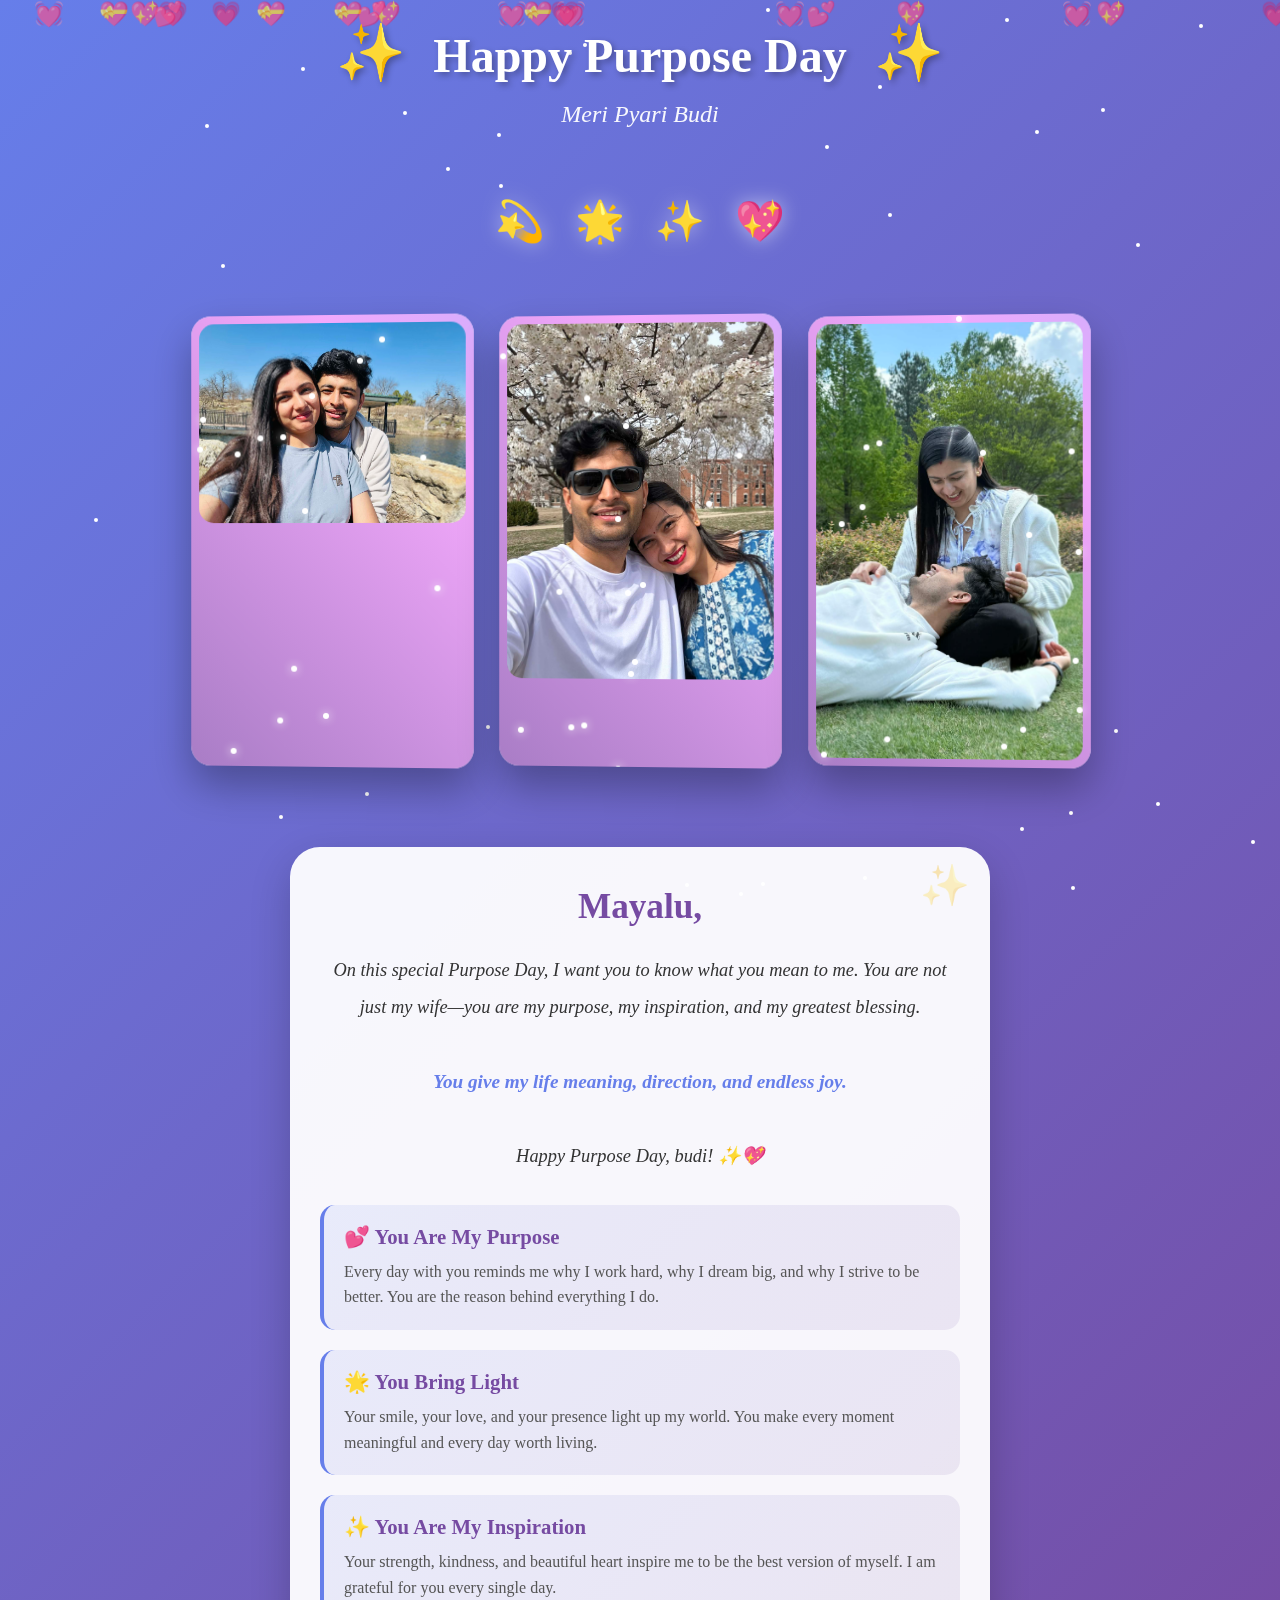
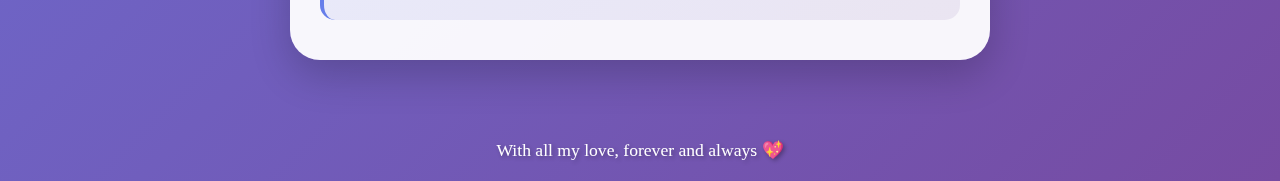
<file: budi2.html>
<!DOCTYPE html>
<html lang="en">
<head>
    <meta charset="UTF-8">
    <meta name="viewport" content="width=device-width, initial-scale=1.0">
    <title>Happy Purpose Day, Budi! ✨</title>
    <style>
        * {
            margin: 0;
            padding: 0;
            box-sizing: border-box;
        }

        body {
            font-family: 'Georgia', 'Times New Roman', serif;
            background: linear-gradient(135deg, #667eea 0%, #764ba2 25%, #f093fb 50%, #4facfe 75%, #00f2fe 100%);
            background-size: 400% 400%;
            animation: gradientShift 15s ease infinite;
            min-height: 100vh;
            overflow-x: hidden;
            position: relative;
        }

        @keyframes gradientShift {
            0% { background-position: 0% 50%; }
            50% { background-position: 100% 50%; }
            100% { background-position: 0% 50%; }
        }

        /* Floating Stars Background */
        .stars-container {
            position: fixed;
            top: 0;
            left: 0;
            width: 100%;
            height: 100%;
            pointer-events: none;
            z-index: 1;
            overflow: hidden;
        }

        .star {
            position: absolute;
            width: 4px;
            height: 4px;
            background: white;
            border-radius: 50%;
            animation: twinkle 3s ease-in-out infinite;
        }

        @keyframes twinkle {
            0%, 100% {
                opacity: 0.3;
                transform: scale(1);
            }
            50% {
                opacity: 1;
                transform: scale(1.5);
            }
        }

        /* Floating Hearts */
        .hearts-container {
            position: fixed;
            top: 0;
            left: 0;
            width: 100%;
            height: 100%;
            pointer-events: none;
            z-index: 2;
        }

        .heart {
            position: absolute;
            font-size: 1.5rem;
            color: rgba(255, 255, 255, 0.7);
            animation: floatUp 8s linear infinite;
        }

        @keyframes floatUp {
            0% {
                transform: translateY(100vh) translateX(0) rotate(0deg);
                opacity: 0;
            }
            10% {
                opacity: 0.7;
            }
            90% {
                opacity: 0.7;
            }
            100% {
                transform: translateY(-100px) translateX(100px) rotate(360deg);
                opacity: 0;
            }
        }

        /* Main Container */
        .container {
            position: relative;
            z-index: 10;
            max-width: 100%;
            margin: 0 auto;
            padding: 20px;
            min-height: 100vh;
            display: flex;
            flex-direction: column;
            align-items: center;
            justify-content: center;
        }

        /* Header Section */
        .header {
            text-align: center;
            margin-bottom: 40px;
            animation: fadeInDown 1.5s ease-out;
        }

        @keyframes fadeInDown {
            from {
                opacity: 0;
                transform: translateY(-50px);
            }
            to {
                opacity: 1;
                transform: translateY(0);
            }
        }

        .main-title {
            font-size: 3rem;
            color: white;
            margin-bottom: 15px;
            text-shadow: 3px 3px 6px rgba(0, 0, 0, 0.3);
            animation: pulse 3s ease-in-out infinite;
            font-weight: bold;
        }

        @keyframes pulse {
            0%, 100% {
                transform: scale(1);
                text-shadow: 3px 3px 6px rgba(0, 0, 0, 0.3);
            }
            50% {
                transform: scale(1.05);
                text-shadow: 0 0 20px rgba(255, 255, 255, 0.8), 3px 3px 6px rgba(0, 0, 0, 0.3);
            }
        }

        .subtitle {
            font-size: 1.5rem;
            color: rgba(255, 255, 255, 0.95);
            font-style: italic;
            margin-top: 10px;
            animation: fadeIn 2s ease-out 0.5s both;
        }

        @keyframes fadeIn {
            from { opacity: 0; }
            to { opacity: 1; }
        }

        .purpose-icon {
            font-size: 3.5rem;
            display: inline-block;
            animation: rotateIcon 4s ease-in-out infinite;
            margin: 0 15px;
        }

        @keyframes rotateIcon {
            0%, 100% {
                transform: rotate(0deg) scale(1);
            }
            25% {
                transform: rotate(-15deg) scale(1.1);
            }
            75% {
                transform: rotate(15deg) scale(1.1);
            }
        }

        /* Photo Gallery Section */
        .photo-gallery {
            width: 100%;
            max-width: 900px;
            margin: 40px auto;
            display: grid;
            grid-template-columns: repeat(auto-fit, minmax(250px, 1fr));
            gap: 25px;
            animation: fadeInUp 1.8s ease-out 0.8s both;
        }

        @keyframes fadeInUp {
            from {
                opacity: 0;
                transform: translateY(50px);
            }
            to {
                opacity: 1;
                transform: translateY(0);
            }
        }

        .photo-card {
            position: relative;
            border-radius: 20px;
            overflow: hidden;
            box-shadow: 0 20px 40px rgba(0, 0, 0, 0.3);
            background: white;
            padding: 8px;
            transform: perspective(1000px) rotateY(-3deg);
            transition: all 0.5s ease;
            animation: cardFloat 4s ease-in-out infinite;
        }

        .photo-card:nth-child(1) {
            animation-delay: 0s;
        }

        .photo-card:nth-child(2) {
            animation-delay: 0.5s;
        }

        .photo-card:nth-child(3) {
            animation-delay: 1s;
        }

        @keyframes cardFloat {
            0%, 100% {
                transform: perspective(1000px) rotateY(-3deg) translateY(0);
            }
            50% {
                transform: perspective(1000px) rotateY(0deg) translateY(-10px);
            }
        }

        .photo-card:hover {
            transform: perspective(1000px) rotateY(0deg) scale(1.05);
            box-shadow: 0 25px 50px rgba(0, 0, 0, 0.4);
        }

        .photo-card::before {
            content: '';
            position: absolute;
            top: -5px;
            left: -5px;
            right: -5px;
            bottom: -5px;
            background: linear-gradient(45deg, #667eea, #764ba2, #f093fb, #4facfe);
            background-size: 300% 300%;
            border-radius: 25px;
            z-index: -1;
            animation: borderRotate 4s ease infinite;
            opacity: 0.8;
        }

        @keyframes borderRotate {
            0% {
                background-position: 0% 50%;
            }
            50% {
                background-position: 100% 50%;
            }
            100% {
                background-position: 0% 50%;
            }
        }

        .photo-card img {
            width: 100%;
            height: auto;
            display: block;
            border-radius: 15px;
            transition: transform 0.5s ease;
        }

        .photo-card:hover img {
            transform: scale(1.05);
        }

        /* Message Section */
        .message-section {
            background: rgba(255, 255, 255, 0.95);
            border-radius: 30px;
            padding: 40px 30px;
            margin: 40px 0;
            max-width: 700px;
            width: 100%;
            box-shadow: 0 15px 40px rgba(0, 0, 0, 0.2);
            animation: fadeInUp 2s ease-out 1.2s both;
            position: relative;
            overflow: hidden;
        }

        .message-section::before {
            content: '✨';
            position: absolute;
            top: 15px;
            right: 20px;
            font-size: 2.5rem;
            opacity: 0.3;
            animation: sparkleRotate 5s ease-in-out infinite;
        }

        @keyframes sparkleRotate {
            0%, 100% {
                transform: rotate(0deg) scale(1);
            }
            50% {
                transform: rotate(180deg) scale(1.2);
            }
        }

        .message-title {
            font-size: 2.2rem;
            color: #764ba2;
            margin-bottom: 25px;
            text-align: center;
            font-weight: bold;
        }

        .message-text {
            font-size: 1.15rem;
            line-height: 2;
            color: #333;
            text-align: center;
            font-style: italic;
        }

        .message-text .highlight {
            color: #667eea;
            font-weight: bold;
            font-size: 1.2rem;
        }

        /* Purpose Points */
        .purpose-points {
            display: flex;
            flex-direction: column;
            gap: 20px;
            margin-top: 30px;
            animation: fadeIn 2.5s ease-out 1.5s both;
        }

        .purpose-point {
            background: linear-gradient(135deg, rgba(102, 126, 234, 0.1), rgba(118, 75, 162, 0.1));
            padding: 20px;
            border-radius: 15px;
            border-left: 4px solid #667eea;
            transition: transform 0.3s ease;
        }

        .purpose-point:hover {
            transform: translateX(10px);
        }

        .purpose-point-title {
            font-size: 1.3rem;
            color: #764ba2;
            margin-bottom: 10px;
            font-weight: bold;
        }

        .purpose-point-text {
            font-size: 1rem;
            color: #555;
            line-height: 1.6;
        }

        /* Decorative Elements */
        .decorative-elements {
            display: flex;
            justify-content: center;
            gap: 30px;
            margin: 30px 0;
            flex-wrap: wrap;
        }

        .decorative-element {
            font-size: 2.5rem;
            animation: bounce 2.5s ease-in-out infinite;
            filter: drop-shadow(0 0 10px rgba(255, 255, 255, 0.5));
        }

        .decorative-element:nth-child(1) {
            animation-delay: 0s;
        }

        .decorative-element:nth-child(2) {
            animation-delay: 0.4s;
        }

        .decorative-element:nth-child(3) {
            animation-delay: 0.8s;
        }

        .decorative-element:nth-child(4) {
            animation-delay: 1.2s;
        }

        @keyframes bounce {
            0%, 100% {
                transform: translateY(0) rotate(0deg);
            }
            50% {
                transform: translateY(-20px) rotate(10deg);
            }
        }

        /* Footer */
        .footer {
            text-align: center;
            margin-top: 40px;
            color: white;
            font-size: 1.1rem;
            animation: fadeIn 3s ease-out 2s both;
            text-shadow: 2px 2px 4px rgba(0, 0, 0, 0.3);
        }

        /* Sparkle Effects */
        .sparkle {
            position: absolute;
            width: 6px;
            height: 6px;
            background: white;
            border-radius: 50%;
            animation: sparkle 2s ease-in-out infinite;
            box-shadow: 0 0 10px white;
        }

        @keyframes sparkle {
            0%, 100% {
                opacity: 0;
                transform: scale(0);
            }
            50% {
                opacity: 1;
                transform: scale(1);
            }
        }

        /* Responsive Design */
        @media (max-width: 768px) {
            .main-title {
                font-size: 2.2rem;
            }

            .subtitle {
                font-size: 1.2rem;
            }

            .message-title {
                font-size: 1.8rem;
            }

            .message-text {
                font-size: 1rem;
            }

            .photo-gallery {
                grid-template-columns: 1fr;
                gap: 20px;
            }

            .message-section {
                padding: 30px 20px;
            }

            .purpose-point-title {
                font-size: 1.1rem;
            }

            .purpose-point-text {
                font-size: 0.95rem;
            }
        }

        @media (max-width: 480px) {
            .main-title {
                font-size: 1.8rem;
            }

            .purpose-icon {
                font-size: 2.5rem;
            }

            .photo-card {
                max-width: 100%;
            }
        }
    </style>
</head>
<body>
    <!-- Floating Stars -->
    <div class="stars-container" id="starsContainer"></div>

    <!-- Floating Hearts -->
    <div class="hearts-container" id="heartsContainer"></div>

    <!-- Main Container -->
    <div class="container">
        <!-- Header -->
        <div class="header">
            <h1 class="main-title">
                <span class="purpose-icon">✨</span>
                Happy Purpose Day
                <span class="purpose-icon">✨</span>
            </h1>
            <p class="subtitle">Meri Pyari Budi</p>
        </div>

        <!-- Decorative Elements -->
        <div class="decorative-elements">
            <span class="decorative-element">💫</span>
            <span class="decorative-element">🌟</span>
            <span class="decorative-element">✨</span>
            <span class="decorative-element">💖</span>
        </div>

        <!-- Photo Gallery -->
        <div class="photo-gallery">
            <div class="photo-card">
                <img src="assets/images/177926ae-840d-4e06-b33f-042fe9a7a257.jpeg" alt="Beautiful memories">
            </div>
            <div class="photo-card">
                <img src="assets/images/2d88ed72-6f8d-4829-9bb1-b57b1d3aac88.jpeg" alt="Beautiful memories">
            </div>
            <div class="photo-card">
                <img src="assets/images/f0c117df-f4f0-4f5c-a73b-1df886a6376f.jpeg" alt="Beautiful memories">
            </div>
        </div>

        <!-- Message Section -->
        <div class="message-section">
            <h2 class="message-title">Mayalu,</h2>
            <p class="message-text">
                On this special Purpose Day, I want you to know what you mean to me. 
                You are not just my wife—you are my purpose, my inspiration, and my greatest blessing.
                <br><br>
                <span class="highlight">You give my life meaning, direction, and endless joy.</span>
                <br><br>
                Happy Purpose Day, budi! ✨💖
            </p>

            <!-- Purpose Points -->
            <div class="purpose-points">
                <div class="purpose-point">
                    <div class="purpose-point-title">💕 You Are My Purpose</div>
                    <div class="purpose-point-text">
                        Every day with you reminds me why I work hard, why I dream big, and why I strive to be better. 
                        You are the reason behind everything I do.
                    </div>
                </div>
                <div class="purpose-point">
                    <div class="purpose-point-title">🌟 You Bring Light</div>
                    <div class="purpose-point-text">
                        Your smile, your love, and your presence light up my world. You make every moment meaningful 
                        and every day worth living.
                    </div>
                </div>
                <div class="purpose-point">
                    <div class="purpose-point-title">✨ You Are My Inspiration</div>
                    <div class="purpose-point-text">
                        Your strength, kindness, and beautiful heart inspire me to be the best version of myself. 
                        I am grateful for you every single day.
                    </div>
                </div>
            </div>
        </div>

        <!-- Footer -->
        <div class="footer">
            <p>With all my love, forever and always 💖</p>
        </div>
    </div>

    <script>
        // Create floating stars
        function createStars() {
            const container = document.getElementById('starsContainer');
            const starCount = 50;

            for (let i = 0; i < starCount; i++) {
                const star = document.createElement('div');
                star.className = 'star';
                star.style.left = Math.random() * 100 + '%';
                star.style.top = Math.random() * 100 + '%';
                star.style.animationDelay = Math.random() * 3 + 's';
                star.style.animationDuration = (Math.random() * 2 + 2) + 's';
                container.appendChild(star);
            }
        }

        // Create floating hearts
        function createHearts() {
            const container = document.getElementById('heartsContainer');
            const heartCount = 20;
            const heartEmojis = ['💖', '💕', '💗', '💓', '💝'];

            for (let i = 0; i < heartCount; i++) {
                const heart = document.createElement('div');
                heart.className = 'heart';
                heart.textContent = heartEmojis[Math.floor(Math.random() * heartEmojis.length)];
                heart.style.left = Math.random() * 100 + '%';
                heart.style.animationDuration = (Math.random() * 4 + 6) + 's';
                heart.style.animationDelay = Math.random() * 2 + 's';
                container.appendChild(heart);
            }
        }

        // Create sparkles on photo cards
        function createSparkles() {
            const photoCards = document.querySelectorAll('.photo-card');
            photoCards.forEach(card => {
                const sparkleCount = 15;
                for (let i = 0; i < sparkleCount; i++) {
                    const sparkle = document.createElement('div');
                    sparkle.className = 'sparkle';
                    sparkle.style.left = Math.random() * 100 + '%';
                    sparkle.style.top = Math.random() * 100 + '%';
                    sparkle.style.animationDelay = Math.random() * 2 + 's';
                    sparkle.style.animationDuration = (Math.random() * 1.5 + 1) + 's';
                    card.appendChild(sparkle);
                }
            });
        }

        // Handle image loading errors
        document.querySelectorAll('.photo-card img').forEach(img => {
            img.addEventListener('error', function() {
                this.style.display = 'none';
                const card = this.closest('.photo-card');
                const placeholder = document.createElement('div');
                placeholder.style.cssText = 'padding: 80px 20px; text-align: center; color: #764ba2; font-size: 1.2rem;';
                placeholder.innerHTML = '✨<br><br>Beautiful Memories<br><br>✨';
                card.appendChild(placeholder);
            });
        });

        // Initialize animations
        window.addEventListener('DOMContentLoaded', function() {
            createStars();
            createHearts();
            createSparkles();
        });

        // Add parallax effect on scroll
        let lastScrollY = 0;
        window.addEventListener('scroll', function() {
            const scrolled = window.pageYOffset;
            const stars = document.querySelectorAll('.star');
            stars.forEach((star, index) => {
                const speed = (index % 3 + 1) * 0.5;
                star.style.transform = `translateY(${scrolled * speed}px)`;
            });
        });

        // Add touch interaction for mobile
        let touchStartY = 0;
        document.addEventListener('touchstart', function(e) {
            touchStartY = e.touches[0].clientY;
        });

        document.addEventListener('touchend', function(e) {
            const touchEndY = e.changedTouches[0].clientY;
            const diff = touchStartY - touchEndY;
            
            // Add extra hearts on swipe up
            if (diff > 50) {
                const container = document.getElementById('heartsContainer');
                const heartEmojis = ['💖', '💕', '💗', '💓', '💝'];
                for (let i = 0; i < 3; i++) {
                    const heart = document.createElement('div');
                    heart.className = 'heart';
                    heart.textContent = heartEmojis[Math.floor(Math.random() * heartEmojis.length)];
                    heart.style.left = Math.random() * 100 + '%';
                    heart.style.animationDuration = '4s';
                    container.appendChild(heart);
                    setTimeout(() => heart.remove(), 4000);
                }
            }
        });
    </script>
</body>
</html>
</file>
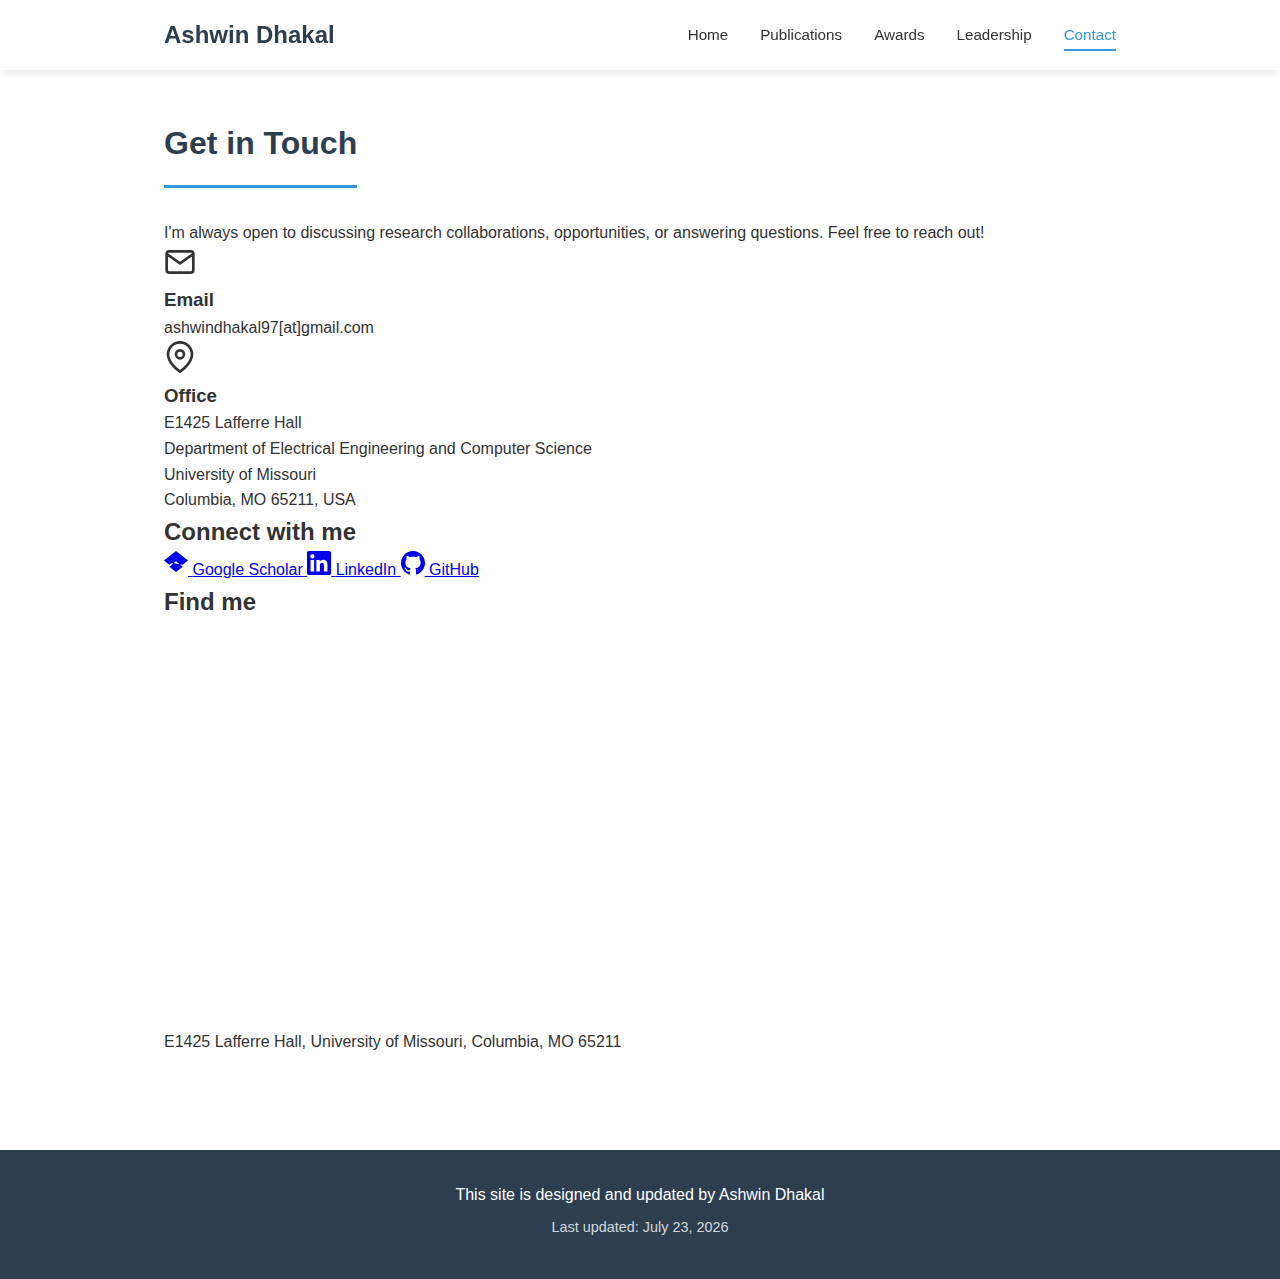
<file: contact.html>
<!DOCTYPE html>
<html lang="en">
<head>
    <!-- Google tag (gtag.js) -->
    <script async src="https://www.googletagmanager.com/gtag/js?id=G-X9T91EQW6V"></script>
    <script>
      window.dataLayer = window.dataLayer || [];
      function gtag(){dataLayer.push(arguments);}
      gtag('js', new Date());

      gtag('config', 'G-X9T91EQW6V');
    </script>
    
    <meta charset="UTF-8">
    <meta name="viewport" content="width=device-width, initial-scale=1.0">
    <title>Contact | Ashwin Dhakal</title>
    <link rel="stylesheet" href="css/styles.css">
</head>
<body>
    <nav class="navbar" id="navbar">
        <div class="nav-container">
            <a href="index.html" class="nav-logo">Ashwin Dhakal</a>
            <button class="nav-toggle" id="navToggle" aria-label="Toggle navigation">
                <span></span>
                <span></span>
                <span></span>
            </button>
            <ul class="nav-menu" id="navMenu">
                <li class="nav-item"><a href="index.html" class="nav-link">Home</a></li>
                <li class="nav-item"><a href="publications.html" class="nav-link">Publications</a></li>
                <li class="nav-item"><a href="awards.html" class="nav-link">Awards</a></li>
                <li class="nav-item"><a href="leadership.html" class="nav-link">Leadership</a></li>
                <li class="nav-item"><a href="contact.html" class="nav-link active">Contact</a></li>
            </ul>
        </div>
    </nav>

    <section class="contact" style="padding-top: calc(var(--nav-height) + var(--spacing-xl));">
        <div class="container">
            <div class="contact-header">
                <h1 class="section-title">Get in Touch</h1>
                <p class="contact-intro">
                    I'm always open to discussing research collaborations, opportunities, or answering questions. 
                    Feel free to reach out!
                </p>
            </div>

            <div class="contact-grid">
                <!-- Email Card -->
                <div class="contact-card">
                    <div class="contact-icon">
                        <svg width="32" height="32" viewBox="0 0 24 24" fill="none" stroke="currentColor" stroke-width="2">
                            <path d="M4 4h16c1.1 0 2 .9 2 2v12c0 1.1-.9 2-2 2H4c-1.1 0-2-.9-2-2V6c0-1.1.9-2 2-2z"/>
                            <polyline points="22,6 12,13 2,6"/>
                        </svg>
                    </div>
                    <h3 class="contact-card-title">Email</h3>
                    <p class="contact-email">ashwindhakal97[at]gmail.com</p>
                </div>

                <!-- Address Card -->
                <div class="contact-card">
                    <div class="contact-icon">
                        <svg width="32" height="32" viewBox="0 0 24 24" fill="none" stroke="currentColor" stroke-width="2">
                            <path d="M21 10c0 7-9 13-9 13s-9-6-9-13a9 9 0 0 1 18 0z"/>
                            <circle cx="12" cy="10" r="3"/>
                        </svg>
                    </div>
                    <h3 class="contact-card-title">Office</h3>
                    <div class="contact-address">
                        <p>E1425 Lafferre Hall</p>
                        <p>Department of Electrical Engineering and Computer Science</p>
                        <p>University of Missouri</p>
                        <p>Columbia, MO 65211, USA</p>
                    </div>
                </div>
            </div>

            <!-- Social Links Section -->
            <div class="contact-social">
                <h2 class="contact-social-title">Connect with me</h2>
                <div class="social-links-grid">
                    <a href="https://scholar.google.com/citations?user=YOUR_ID" target="_blank" rel="noopener noreferrer" class="social-link-card">
                        <svg width="24" height="24" viewBox="0 0 24 24" fill="currentColor">
                            <path d="M5.242 13.769L0 9.5 12 0l12 9.5-5.242 4.269C7.548 11.327 7.173 11.96 5.242 13.769zM12 10.221l-6.758 5.504L12 21l6.758-5.275L12 10.221z"/>
                        </svg>
                        <span>Google Scholar</span>
                    </a>
                    <a href="https://www.linkedin.com/in/ashwin-dhakal/" target="_blank" rel="noopener noreferrer" class="social-link-card">
                        <svg width="24" height="24" viewBox="0 0 24 24" fill="currentColor">
                            <path d="M20.447 20.452h-3.554v-5.569c0-1.328-.027-3.037-1.852-3.037-1.853 0-2.136 1.445-2.136 2.939v5.667H9.351V9h3.414v1.561h.046c.477-.9 1.637-1.85 3.37-1.85 3.601 0 4.267 2.37 4.267 5.455v6.286zM5.337 7.433c-1.144 0-2.063-.926-2.063-2.065 0-1.138.92-2.063 2.063-2.063 1.14 0 2.064.925 2.064 2.063 0 1.139-.925 2.065-2.064 2.065zm1.782 13.019H3.555V9h3.564v11.452zM22.225 0H1.771C.792 0 0 .774 0 1.729v20.542C0 23.227.792 24 1.771 24h20.451C23.2 24 24 23.227 24 22.271V1.729C24 .774 23.2 0 22.222 0h.003z"/>
                        </svg>
                        <span>LinkedIn</span>
                    </a>
                    <a href="https://github.com/Ashwin-Dhakal" target="_blank" rel="noopener noreferrer" class="social-link-card">
                        <svg width="24" height="24" viewBox="0 0 24 24" fill="currentColor">
                            <path d="M12 0c-6.626 0-12 5.373-12 12 0 5.302 3.438 9.8 8.207 11.387.599.111.793-.261.793-.577v-2.234c-3.338.726-4.033-1.416-4.033-1.416-.546-1.387-1.333-1.756-1.333-1.756-1.089-.745.083-.729.083-.729 1.205.084 1.839 1.237 1.839 1.237 1.07 1.834 2.807 1.304 3.492.997.107-.775.418-1.305.762-1.604-2.665-.305-5.467-1.334-5.467-5.931 0-1.311.469-2.381 1.236-3.221-.124-.303-.535-1.524.117-3.176 0 0 1.008-.322 3.301 1.23.957-.266 1.983-.399 3.003-.404 1.02.005 2.047.138 3.006.404 2.291-1.552 3.297-1.23 3.297-1.23.653 1.653.242 2.874.118 3.176.77.84 1.235 1.911 1.235 3.221 0 4.609-2.807 5.624-5.479 5.921.43.372.823 1.102.823 2.222v3.293c0 .319.192.694.801.576 4.765-1.589 8.199-6.086 8.199-11.386 0-6.627-5.373-12-12-12z"/>
                        </svg>
                        <span>GitHub</span>
                    </a>
                </div>
            </div>

            <!-- Google Maps Section -->
            <div class="contact-map">
                <h2 class="contact-map-title">Find me</h2>
                <div class="map-container">
                    <iframe 
                        src="https://www.google.com/maps/embed?pb=!1m18!1m12!1m3!1d3102.5!2d-92.328!3d38.945!2m3!1f0!2f0!3f0!3m2!1i1024!2i768!4f13.1!3m3!1m2!1s0x87dcb7c7b8b8b8b9%3A0x8b8b8b8b8b8b8b8b!2sLafferre%20Hall%2C%20University%20of%20Missouri%2C%20Columbia%2C%20MO%2065211!5e0!3m2!1sen!2sus!4v1234567890"
                        width="100%" 
                        height="400" 
                        style="border:0;" 
                        allowfullscreen="" 
                        loading="lazy" 
                        referrerpolicy="no-referrer-when-downgrade"
                        title="University of Missouri - Lafferre Hall">
                    </iframe>
                </div>
                <p class="map-note">E1425 Lafferre Hall, University of Missouri, Columbia, MO 65211</p>
            </div>
        </div>
    </section>

    <footer class="footer">
        <div class="container">
            <div class="footer-content">
                <p>This site is designed and updated by Ashwin Dhakal</p>
                <p class="footer-updated">Last updated: <span id="lastUpdated"></span></p>
            </div>
        </div>
    </footer>

    <script src="js/main.js"></script>
</body>
</html>
</file>
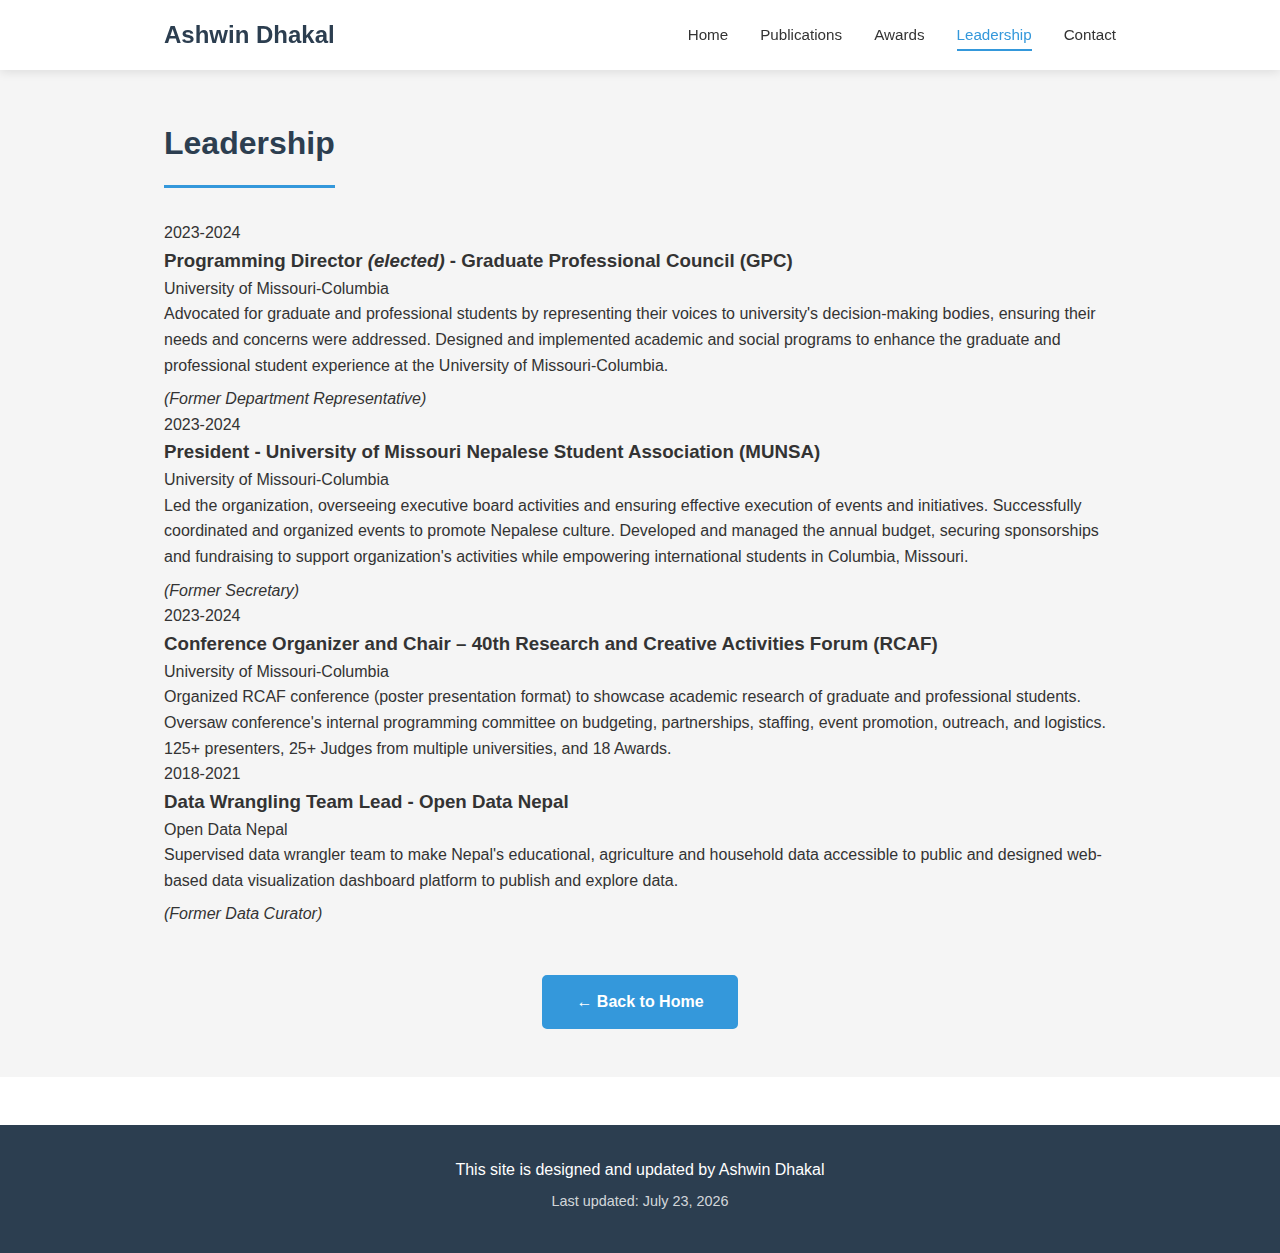
<file: leadership.html>
<!DOCTYPE html>
<html lang="en">
<head>
    <!-- Google tag (gtag.js) -->
    <script async src="https://www.googletagmanager.com/gtag/js?id=G-X9T91EQW6V"></script>
    <script>
      window.dataLayer = window.dataLayer || [];
      function gtag(){dataLayer.push(arguments);}
      gtag('js', new Date());

      gtag('config', 'G-X9T91EQW6V');
    </script>
    
    <meta charset="UTF-8">
    <meta name="viewport" content="width=device-width, initial-scale=1.0">
    <meta name="description" content="Leadership Experience - Ashwin Dhakal">
    <title>Leadership | Ashwin Dhakal</title>
    <link rel="stylesheet" href="css/styles.css">
</head>
<body>
    <nav class="navbar" id="navbar">
        <div class="nav-container">
            <a href="index.html" class="nav-logo">Ashwin Dhakal</a>
            <button class="nav-toggle" id="navToggle" aria-label="Toggle navigation">
                <span></span>
                <span></span>
                <span></span>
            </button>
            <ul class="nav-menu" id="navMenu">
                <li class="nav-item"><a href="index.html" class="nav-link">Home</a></li>
                <li class="nav-item"><a href="publications.html" class="nav-link">Publications</a></li>
                <li class="nav-item"><a href="awards.html" class="nav-link">Awards</a></li>
                <li class="nav-item"><a href="leadership.html" class="nav-link active">Leadership</a></li>
                <li class="nav-item"><a href="contact.html" class="nav-link">Contact</a></li>
            </ul>
        </div>
    </nav>

    <section class="publications" style="padding-top: calc(var(--nav-height) + var(--spacing-xl));">
        <div class="container">
            <h1 class="section-title">Leadership</h1>

            <div class="awards-list">
                <div class="award-item">
                    <div class="award-year">2023-2024</div>
                    <div class="award-content">
                        <h3 class="award-title">Programming Director <em>(elected)</em> - Graduate Professional Council (GPC)</h3>
                        <p class="award-organization">University of Missouri-Columbia</p>
                        <p class="award-description">Advocated for graduate and professional students by representing their voices to university's decision-making bodies, ensuring their needs and concerns were addressed. Designed and implemented academic and social programs to enhance the graduate and professional student experience at the University of Missouri-Columbia.</p>
                        <p class="award-description" style="font-style: italic; margin-top: 0.5rem;">(Former Department Representative)</p>
                    </div>
                </div>

                <div class="award-item">
                    <div class="award-year">2023-2024</div>
                    <div class="award-content">
                        <h3 class="award-title">President - University of Missouri Nepalese Student Association (MUNSA)</h3>
                        <p class="award-organization">University of Missouri-Columbia</p>
                        <p class="award-description">Led the organization, overseeing executive board activities and ensuring effective execution of events and initiatives. Successfully coordinated and organized events to promote Nepalese culture. Developed and managed the annual budget, securing sponsorships and fundraising to support organization's activities while empowering international students in Columbia, Missouri.</p>
                        <p class="award-description" style="font-style: italic; margin-top: 0.5rem;">(Former Secretary)</p>
                    </div>
                </div>

                <div class="award-item">
                    <div class="award-year">2023-2024</div>
                    <div class="award-content">
                        <h3 class="award-title">Conference Organizer and Chair – 40th Research and Creative Activities Forum (RCAF)</h3>
                        <p class="award-organization">University of Missouri-Columbia</p>
                        <p class="award-description">Organized RCAF conference (poster presentation format) to showcase academic research of graduate and professional students. Oversaw conference's internal programming committee on budgeting, partnerships, staffing, event promotion, outreach, and logistics. 125+ presenters, 25+ Judges from multiple universities, and 18 Awards.</p>
                    </div>
                </div>

                <div class="award-item">
                    <div class="award-year">2018-2021</div>
                    <div class="award-content">
                        <h3 class="award-title">Data Wrangling Team Lead - Open Data Nepal</h3>
                        <p class="award-organization">Open Data Nepal</p>
                        <p class="award-description">Supervised data wrangler team to make Nepal's educational, agriculture and household data accessible to public and designed web-based data visualization dashboard platform to publish and explore data.</p>
                        <p class="award-description" style="font-style: italic; margin-top: 0.5rem;">(Former Data Curator)</p>
                    </div>
                </div>
            </div>

            <div class="view-all" style="margin-top: var(--spacing-xl);">
                <a href="index.html" class="btn-primary">← Back to Home</a>
            </div>
        </div>
    </section>

    <footer class="footer">
        <div class="container">
            <div class="footer-content">
                <p>This site is designed and updated by Ashwin Dhakal</p>
                <p class="footer-updated">Last updated: <span id="lastUpdated"></span></p>
            </div>
        </div>
    </footer>

    <script src="js/main.js"></script>
</body>
</html>
</file>
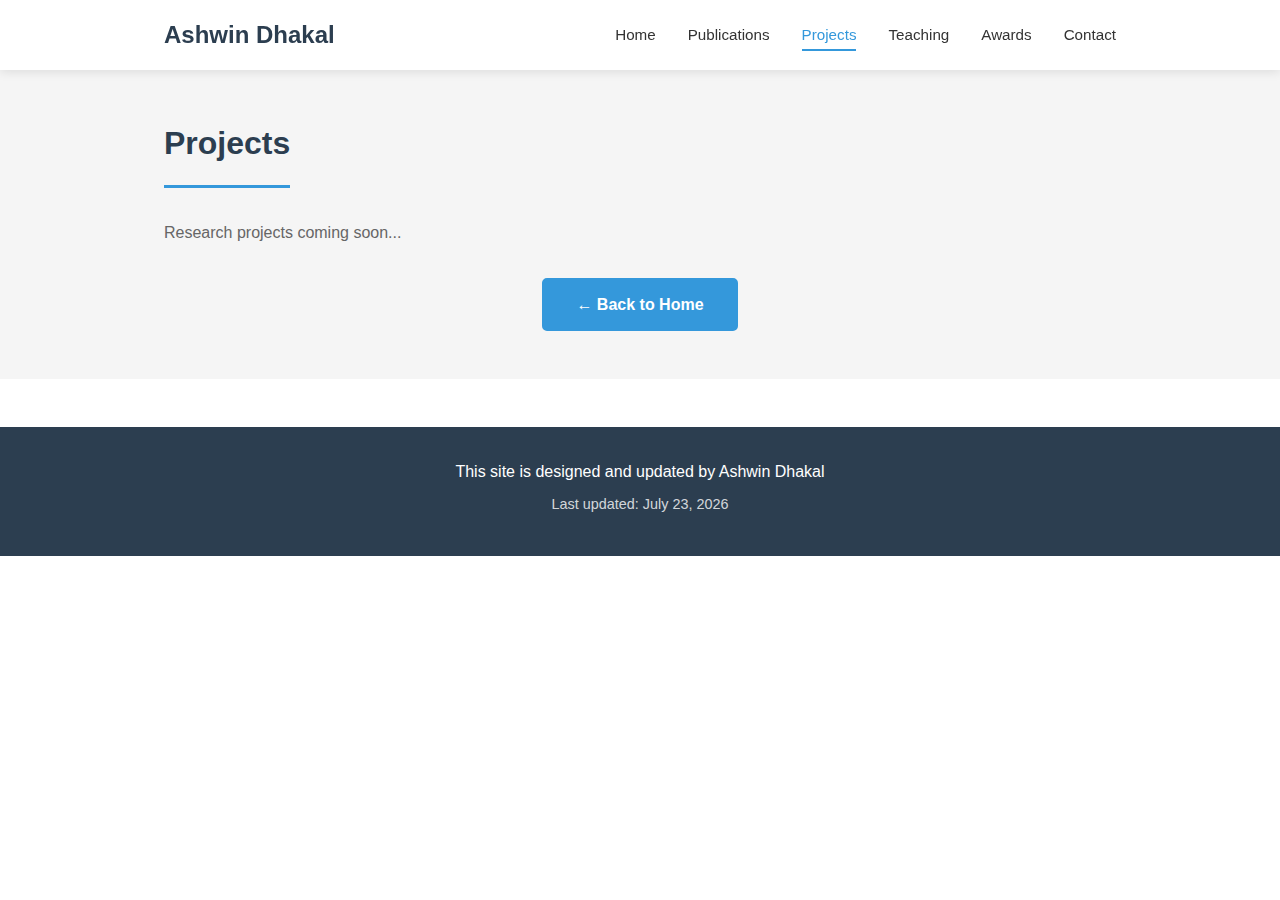
<file: projects.html>
<!DOCTYPE html>
<html lang="en">
<head>
    <meta charset="UTF-8">
    <meta name="viewport" content="width=device-width, initial-scale=1.0">
    <title>Projects | Ashwin Dhakal</title>
    <link rel="stylesheet" href="css/styles.css">
</head>
<body>
    <nav class="navbar" id="navbar">
        <div class="nav-container">
            <a href="index.html" class="nav-logo">Ashwin Dhakal</a>
            <button class="nav-toggle" id="navToggle" aria-label="Toggle navigation">
                <span></span>
                <span></span>
                <span></span>
            </button>
            <ul class="nav-menu" id="navMenu">
                <li class="nav-item"><a href="index.html" class="nav-link">Home</a></li>
                <li class="nav-item"><a href="publications.html" class="nav-link">Publications</a></li>
                <li class="nav-item"><a href="projects.html" class="nav-link active">Projects</a></li>
                <li class="nav-item"><a href="teaching.html" class="nav-link">Teaching</a></li>
                <li class="nav-item"><a href="awards.html" class="nav-link">Awards</a></li>
                <li class="nav-item"><a href="contact.html" class="nav-link">Contact</a></li>
            </ul>
        </div>
    </nav>

    <section class="publications" style="padding-top: calc(var(--nav-height) + var(--spacing-xl));">
        <div class="container">
            <h1 class="section-title">Projects</h1>
            <p style="margin-bottom: 2rem; color: var(--text-light);">Research projects coming soon...</p>
            <div class="view-all">
                <a href="index.html" class="btn-primary">← Back to Home</a>
            </div>
        </div>
    </section>

    <footer class="footer">
        <div class="container">
            <div class="footer-content">
                <p>This site is designed and updated by Ashwin Dhakal</p>
                <p class="footer-updated">Last updated: <span id="lastUpdated"></span></p>
            </div>
        </div>
    </footer>

    <script src="js/main.js"></script>
</body>
</html>
</file>
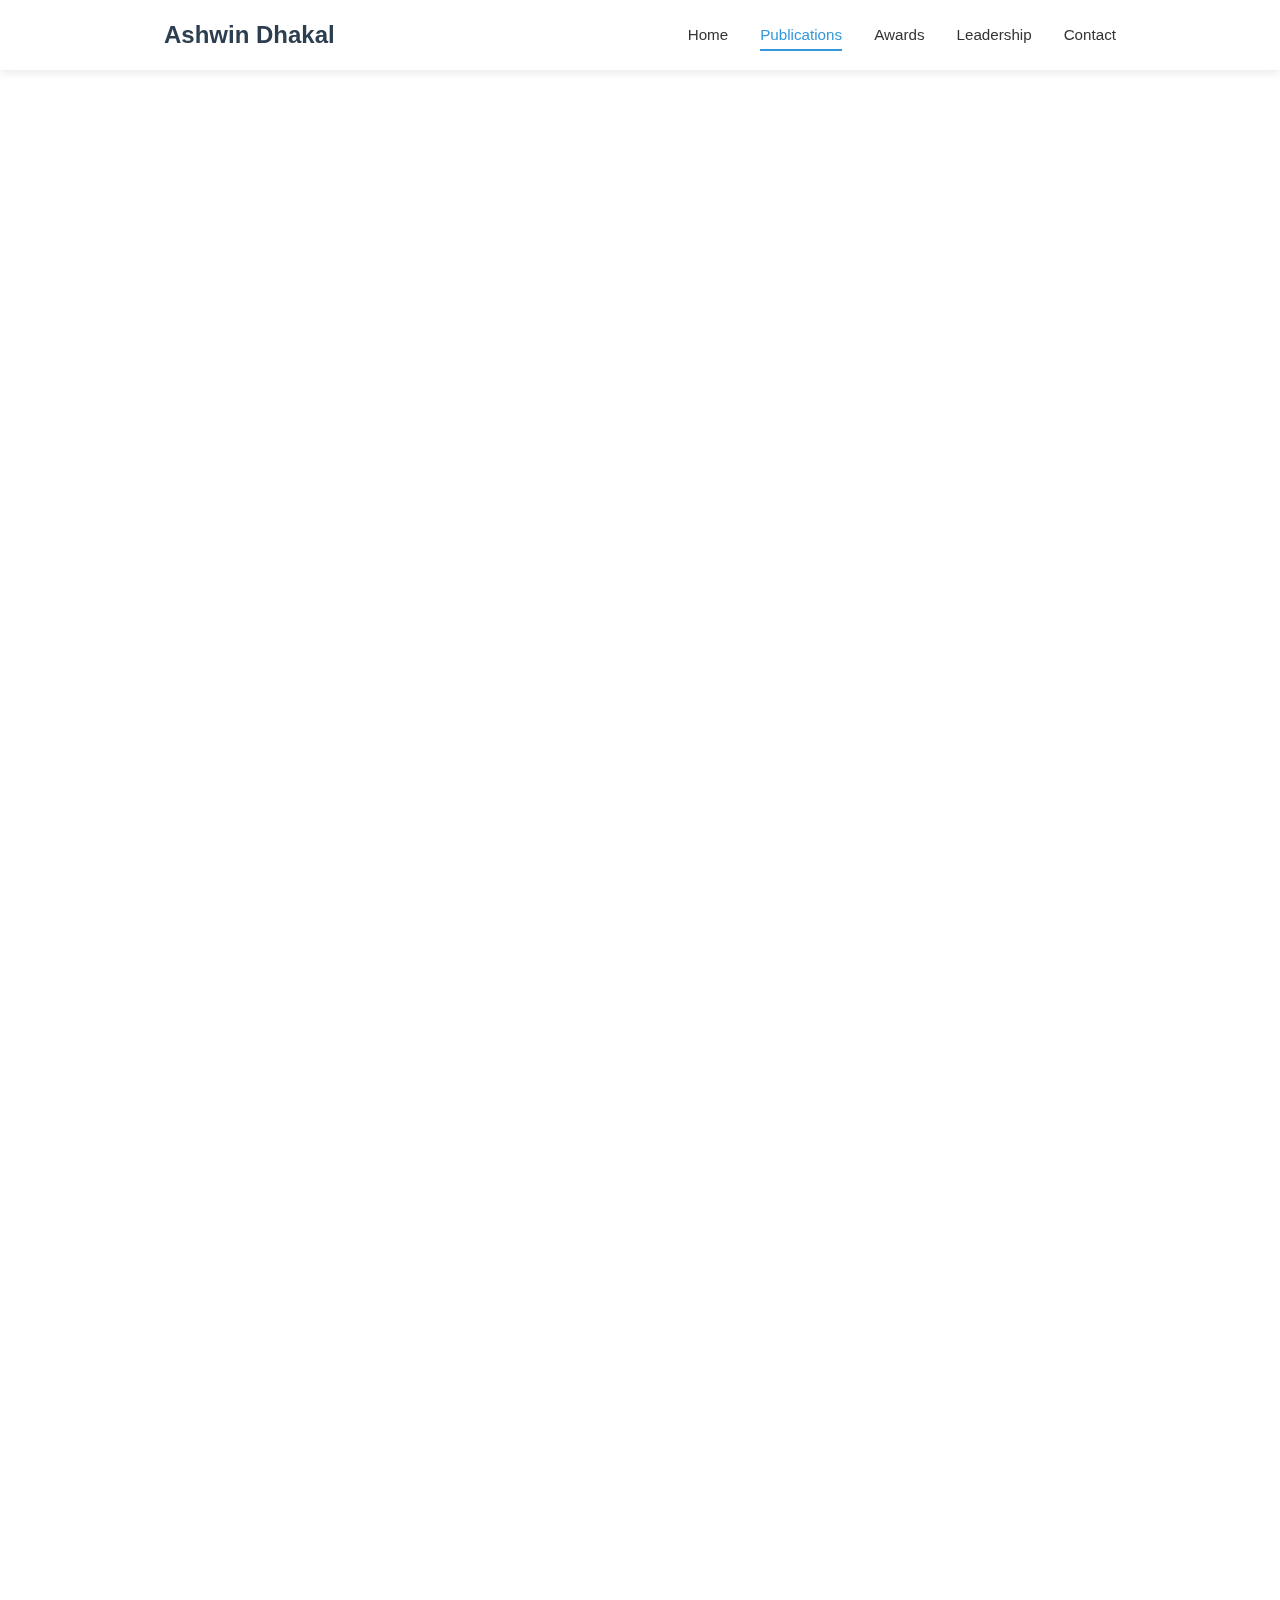
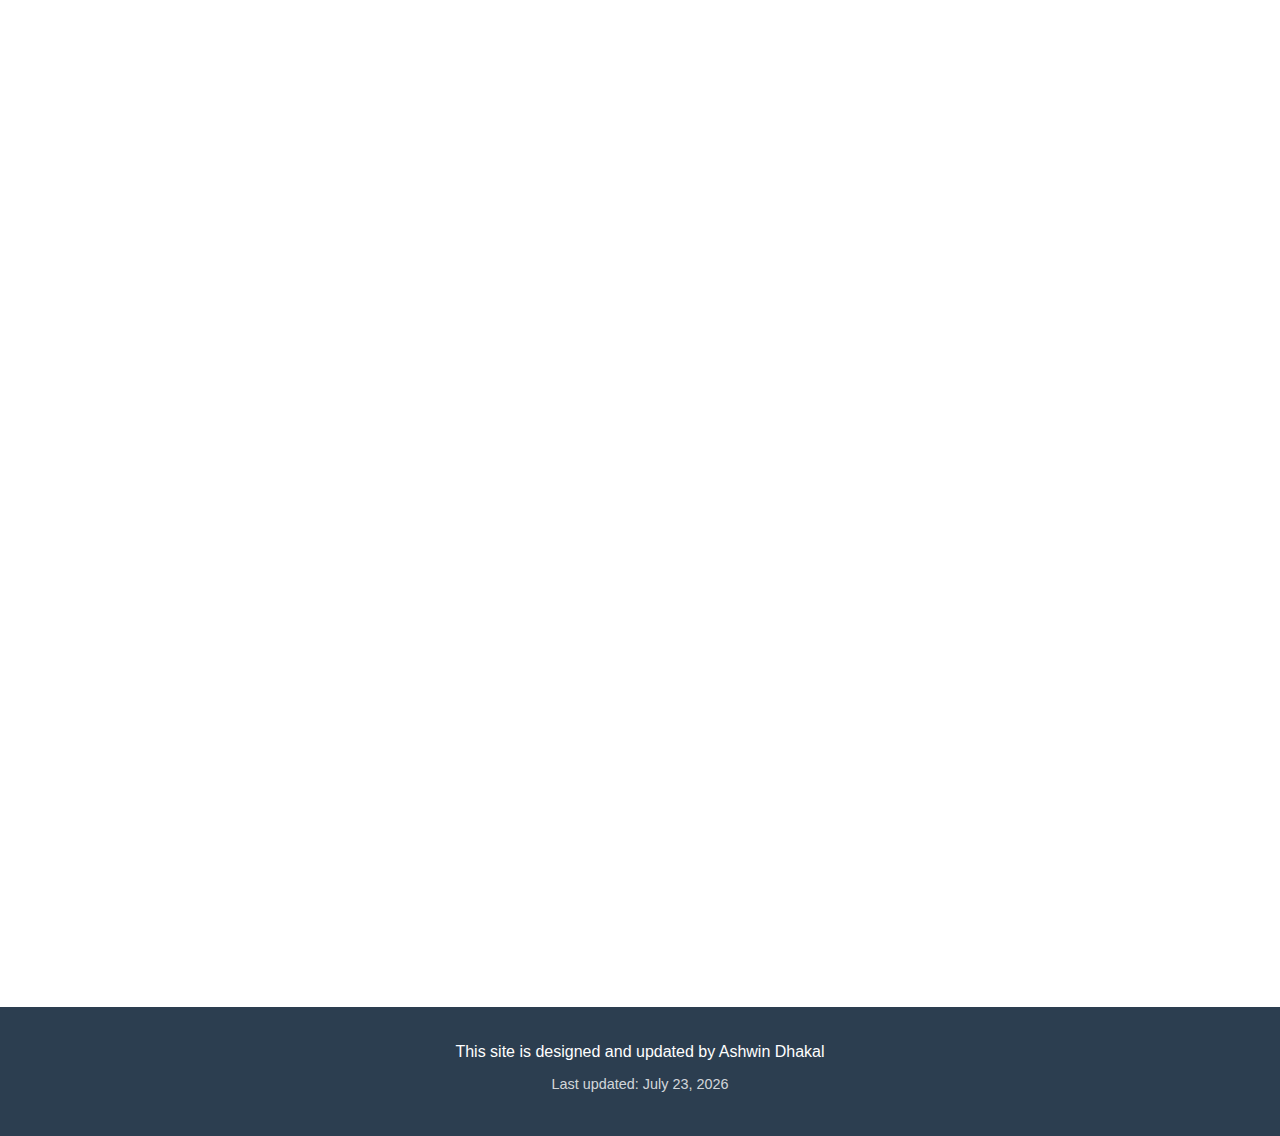
<file: publications.html>
<!DOCTYPE html>
<html lang="en">
<head>
    <!-- Google tag (gtag.js) -->
    <script async src="https://www.googletagmanager.com/gtag/js?id=G-X9T91EQW6V"></script>
    <script>
      window.dataLayer = window.dataLayer || [];
      function gtag(){dataLayer.push(arguments);}
      gtag('js', new Date());

      gtag('config', 'G-X9T91EQW6V');
    </script>
    
    <meta charset="UTF-8">
    <meta name="viewport" content="width=device-width, initial-scale=1.0">
    <meta name="description" content="Publications by Ashwin Dhakal - Computer Science PhD Candidate at University of Missouri-Columbia">
    <title>Publications | Ashwin Dhakal</title>
    <link rel="stylesheet" href="css/styles.css">
</head>
<body>
    <nav class="navbar" id="navbar">
        <div class="nav-container">
            <a href="index.html" class="nav-logo">Ashwin Dhakal</a>
            <button class="nav-toggle" id="navToggle" aria-label="Toggle navigation">
                <span></span>
                <span></span>
                <span></span>
            </button>
            <ul class="nav-menu" id="navMenu">
                <li class="nav-item"><a href="index.html" class="nav-link">Home</a></li>
                <li class="nav-item"><a href="publications.html" class="nav-link active">Publications</a></li>
                <li class="nav-item"><a href="awards.html" class="nav-link">Awards</a></li>
                <li class="nav-item"><a href="leadership.html" class="nav-link">Leadership</a></li>
                <li class="nav-item"><a href="contact.html" class="nav-link">Contact</a></li>
            </ul>
        </div>
    </nav>

    <section class="publications" style="padding-top: calc(var(--nav-height) + var(--spacing-xl));">
        <div class="container">
            <h1 class="section-title">Publications</h1>

            <!-- Book Publications Section -->
            <h2 style="font-size: 1.5rem; color: var(--primary-color); margin: var(--spacing-xl) 0 var(--spacing-md) 0; padding-bottom: 0.5rem; border-bottom: 2px solid var(--border-color);">Book Publications</h2>
            <div class="publications-grid">
                <!-- Book 1 -->
                <div class="pub-card">
                    <div class="pub-image">
                        <img src="assets/images/publications_images/software enginieering.png" alt="Software Engineering Book" class="pub-img">
                    </div>
                    <div class="pub-card-content">
                        <h3 class="pub-card-title">Software Engineering</h3>
                        <p class="pub-card-authors"><strong>A. Dhakal</strong></p>
                        <p class="pub-card-venue">ISBN: 978-9-937-0-3279-7</p>
                        <p style="font-size: 0.85rem; color: var(--text-color); margin-bottom: var(--spacing-md); line-height: 1.5;">
                            Undergraduate coursebook on software engineering, covering key methodologies, system design, design patterns, project management, testing and quality assurance, and best practices for developing high-quality, scalable software solutions. Adopted by multiple universities in Nepal as a reference and teaching resource for Computer Engineering and Information Technology courses.
                        </p>
                        <div class="pub-card-links">
                            <a href="https://www.researchgate.net/publication/327285855_Software_Engineering" class="pub-card-link" aria-label="View Book" target="_blank" rel="noopener noreferrer">
                                <svg width="16" height="16" viewBox="0 0 24 24" fill="currentColor">
                                    <path d="M14,2H6A2,2 0 0,0 4,4V20A2,2 0 0,0 6,22H18A2,2 0 0,0 20,20V8L14,2M18,20H6V4H13V9H18V20Z"/>
                                </svg>
                                View
                            </a>
                        </div>
                    </div>
                </div>

                <!-- Book 2 -->
                <div class="pub-card">
                    <div class="pub-image">
                        <img src="assets/images/publications_images/diversity and immigrants dream.png" alt="Diversity and Immigrants' Dream in America Book" class="pub-img">
                    </div>
                    <div class="pub-card-content">
                        <h3 class="pub-card-title">Diversity and Immigrants' Dream in America</h3>
                        <p class="pub-card-authors">K. Kandel and <strong>A. Dhakal</strong></p>
                        <p class="pub-card-venue">ISBN: 979-8-218-20375-7</p>
                        <p style="font-size: 0.85rem; color: var(--text-color); margin-bottom: var(--spacing-md); line-height: 1.5;">
                            A thought-provoking analysis on the challenges faced by immigrants, refugees, and international students while highlighting their social, cultural, and economic contributions to American society through policy perspectives, real-life narratives. This book analyses case studies on integration and the pursuit of the American dream while highlighting their social, cultural, and economic contributions to American society.
                        </p>
                        <div class="pub-card-links">
                            <a href="https://www.amazon.com/Diversity-Immigrants-America-Krishna-Kandel-ebook/dp/B0CG7L5QXG" class="pub-card-link" aria-label="View Book" target="_blank" rel="noopener noreferrer">
                                <svg width="16" height="16" viewBox="0 0 24 24" fill="currentColor">
                                    <path d="M14,2H6A2,2 0 0,0 4,4V20A2,2 0 0,0 6,22H18A2,2 0 0,0 20,20V8L14,2M18,20H6V4H13V9H18V20Z"/>
                                </svg>
                                View
                            </a>
                        </div>
                    </div>
                </div>
            </div>

            <!-- Journal Publications Section -->
            <h2 style="font-size: 1.5rem; color: var(--primary-color); margin: var(--spacing-xl) 0 var(--spacing-md) 0; padding-bottom: 0.5rem; border-bottom: 2px solid var(--border-color);">Research Publications - Journals</h2>
            <div class="publications-grid">
                <!-- Publication 1 -->
                <div class="pub-card">
                    <div class="pub-image">
                        <img src="assets/images/publications_images/cryotransformer.png" alt="CryoTransformer Publication" class="pub-img">
                    </div>
                    <div class="pub-card-content">
                        <h3 class="pub-card-title">CryoTransformer: A Transformer Model for Picking Protein Particles from Cryo-EM Micrographs</h3>
                        <p class="pub-card-authors"><strong>A. Dhakal</strong>, R. Gyawali, L. Wang, and J. Cheng</p>
                        <p class="pub-card-venue">Bioinformatics, 2024</p>
                        <div class="pub-card-links">
                            <a href="https://academic.oup.com/bioinformatics/article/40/3/btae109/7614090" class="pub-card-link" aria-label="Download PDF" target="_blank" rel="noopener noreferrer">
                                <svg width="16" height="16" viewBox="0 0 24 24" fill="currentColor">
                                    <path d="M14,2H6A2,2 0 0,0 4,4V20A2,2 0 0,0 6,22H18A2,2 0 0,0 20,20V8L14,2M18,20H6V4H13V9H18V20Z"/>
                                </svg>
                                PDF
                            </a>
                            <a href="https://github.com/jianlin-cheng/CryoTransformer" class="pub-card-link" aria-label="View Code" target="_blank" rel="noopener noreferrer">
                                <svg width="16" height="16" viewBox="0 0 24 24" fill="currentColor">
                                    <path d="M12,2A10,10 0 0,0 2,12C2,16.42 4.87,20.17 8.84,21.5C9.34,21.58 9.5,21.27 9.5,21C9.5,20.77 9.5,20.14 9.5,19.31C6.73,19.91 6.14,17.97 6.14,17.97C5.68,16.81 5.03,16.5 5.03,16.5C4.12,15.88 5.1,15.9 5.1,15.9C6.1,15.97 6.63,16.93 6.63,16.93C7.5,18.45 8.97,18 9.54,17.76C9.63,17.11 9.89,16.67 10.17,16.42C7.95,16.17 5.62,15.31 5.62,11.5C5.62,10.39 6,9.5 6.65,8.79C6.55,8.54 6.2,7.5 6.75,6.15C6.75,6.15 7.59,5.88 9.5,7.17C10.29,6.95 11.15,6.84 12,6.84C12.85,6.84 13.71,6.95 14.5,7.17C16.41,5.88 17.25,6.15 17.25,6.15C17.8,7.5 17.45,8.54 17.35,8.79C18,9.5 18.38,10.39 18.38,11.5C18.38,15.32 16.04,16.16 13.81,16.41C14.17,16.72 14.5,17.33 14.5,18.26C14.5,19.6 14.5,20.68 14.5,21C14.5,21.27 14.66,21.59 15.17,21.5C19.14,20.16 22,16.42 22,12A10,10 0 0,0 12,2Z"/>
                                </svg>
                                Code
                            </a>
                        </div>
                    </div>
                </div>

                <!-- Publication 2 -->
                <div class="pub-card">
                    <div class="pub-image">
                        <img src="assets/images/publications_images/CryoPPP.png" alt="Cryo-EM Dataset Publication" class="pub-img">
                    </div>
                    <div class="pub-card-content">
                        <h3 class="pub-card-title">A Large Expert-Curated Cryo-EM Image Dataset for Machine Learning Protein Particle Picking</h3>
                        <p class="pub-card-authors"><strong>A. Dhakal</strong>, R. Gyawali, L. Wang, and J. Cheng</p>
                        <p class="pub-card-venue">Nature Scientific Data, 2023</p>
                        <div class="pub-card-links">
                            <a href="https://www.nature.com/articles/s41597-023-02280-2" class="pub-card-link" aria-label="Download PDF" target="_blank" rel="noopener noreferrer">
                                <svg width="16" height="16" viewBox="0 0 24 24" fill="currentColor">
                                    <path d="M14,2H6A2,2 0 0,0 4,4V20A2,2 0 0,0 6,22H18A2,2 0 0,0 20,20V8L14,2M18,20H6V4H13V9H18V20Z"/>
                                </svg>
                                PDF
                            </a>
                            <a href="https://github.com/BioinfoMachineLearning/cryoppp" class="pub-card-link" aria-label="View Code" target="_blank" rel="noopener noreferrer">
                                <svg width="16" height="16" viewBox="0 0 24 24" fill="currentColor">
                                    <path d="M12,2A10,10 0 0,0 2,12C2,16.42 4.87,20.17 8.84,21.5C9.34,21.58 9.5,21.27 9.5,21C9.5,20.77 9.5,20.14 9.5,19.31C6.73,19.91 6.14,17.97 6.14,17.97C5.68,16.81 5.03,16.5 5.03,16.5C4.12,15.88 5.1,15.9 5.1,15.9C6.1,15.97 6.63,16.93 6.63,16.93C7.5,18.45 8.97,18 9.54,17.76C9.63,17.11 9.89,16.67 10.17,16.42C7.95,16.17 5.62,15.31 5.62,11.5C5.62,10.39 6,9.5 6.65,8.79C6.55,8.54 6.2,7.5 6.75,6.15C6.75,6.15 7.59,5.88 9.5,7.17C10.29,6.95 11.15,6.84 12,6.84C12.85,6.84 13.71,6.95 14.5,7.17C16.41,5.88 17.25,6.15 17.25,6.15C17.8,7.5 17.45,8.54 17.35,8.79C18,9.5 18.38,10.39 18.38,11.5C18.38,15.32 16.04,16.16 13.81,16.41C14.17,16.72 14.5,17.33 14.5,18.26C14.5,19.6 14.5,20.68 14.5,21C14.5,21.27 14.66,21.59 15.17,21.5C19.14,20.16 22,16.42 22,12A10,10 0 0,0 12,2Z"/>
                                </svg>
                                Code
                            </a>
                        </div>
                    </div>
                </div>

                <!-- Publication 3 -->
                <div class="pub-card">
                    <div class="pub-image">
                        <img src="assets/images/publications_images/cryoEm particle picking review.png" alt="AI in Cryo-EM Publication" class="pub-img">
                    </div>
                    <div class="pub-card-content">
                        <h3 class="pub-card-title">Artificial intelligence in cryo-EM protein particle picking: recent advances and remaining challenges</h3>
                        <p class="pub-card-authors"><strong>A. Dhakal</strong>, R. Gyawali, L. Wang, and J. Cheng</p>
                        <p class="pub-card-venue">Briefings in Bioinformatics, 2025</p>
                        <div class="pub-card-links">
                            <a href="https://academic.oup.com/bib/article/26/1/bbaf011/7958312" class="pub-card-link" aria-label="Download PDF" target="_blank" rel="noopener noreferrer">
                                <svg width="16" height="16" viewBox="0 0 24 24" fill="currentColor">
                                    <path d="M14,2H6A2,2 0 0,0 4,4V20A2,2 0 0,0 6,22H18A2,2 0 0,0 20,20V8L14,2M18,20H6V4H13V9H18V20Z"/>
                                </svg>
                                PDF
                            </a>
                        </div>
                    </div>
                </div>

                <!-- Publication 4 -->
                <div class="pub-card">
                    <div class="pub-image">
                        <img src="assets/images/publications_images/protein_ligand_interaction_review.png" alt="Protein-Ligand Interactions Publication" class="pub-img">
                    </div>
                    <div class="pub-card-content">
                        <h3 class="pub-card-title">Artificial Intelligence in the Prediction of Protein-Ligand Interactions: Recent Advances and Future Directions</h3>
                        <p class="pub-card-authors"><strong>A. Dhakal</strong>, C. Mckay, J. Tanner, J. Cheng</p>
                        <p class="pub-card-venue">Briefings in Bioinformatics, 2021</p>
                        <div class="pub-card-links">
                            <a href="https://academic.oup.com/bib/article/23/1/bbab476/6444314" class="pub-card-link" aria-label="Download PDF" target="_blank" rel="noopener noreferrer">
                                <svg width="16" height="16" viewBox="0 0 24 24" fill="currentColor">
                                    <path d="M14,2H6A2,2 0 0,0 4,4V20A2,2 0 0,0 6,22H18A2,2 0 0,0 20,20V8L14,2M18,20H6V4H13V9H18V20Z"/>
                                </svg>
                                PDF
                            </a>
                        </div>
                    </div>
                </div>

                <!-- Publication 5 -->
                <div class="pub-card">
                    <div class="pub-image">
                        <img src="assets/images/publications_images/multimodal deep learning cryoEM.png" alt="Multimodal Deep Learning Publication" class="pub-img">
                    </div>
                    <div class="pub-card-content">
                        <h3 class="pub-card-title">Multimodal deep learning integration of cryo-EM and AlphaFold3 for high-accuracy protein structure determination</h3>
                        <p class="pub-card-authors">R. Gyawali, <strong>A. Dhakal</strong>, J. Cheng</p>
                        <p class="pub-card-venue">Nature Communications Chemistry, 2025</p>
                        <div class="pub-card-links">
                            <a href="https://www.nature.com/articles/s42004-025-01718-5" class="pub-card-link" aria-label="Download PDF" target="_blank" rel="noopener noreferrer">
                                <svg width="16" height="16" viewBox="0 0 24 24" fill="currentColor">
                                    <path d="M14,2H6A2,2 0 0,0 4,4V20A2,2 0 0,0 6,22H18A2,2 0 0,0 20,20V8L14,2M18,20H6V4H13V9H18V20Z"/>
                                </svg>
                                PDF
                            </a>
                            <a href="https://github.com/jianlin-cheng/MICA" class="pub-card-link" aria-label="View Code" target="_blank" rel="noopener noreferrer">
                                <svg width="16" height="16" viewBox="0 0 24 24" fill="currentColor">
                                    <path d="M12,2A10,10 0 0,0 2,12C2,16.42 4.87,20.17 8.84,21.5C9.34,21.58 9.5,21.27 9.5,21C9.5,20.77 9.5,20.14 9.5,19.31C6.73,19.91 6.14,17.97 6.14,17.97C5.68,16.81 5.03,16.5 5.03,16.5C4.12,15.88 5.1,15.9 5.1,15.9C6.1,15.97 6.63,16.93 6.63,16.93C7.5,18.45 8.97,18 9.54,17.76C9.63,17.11 9.89,16.67 10.17,16.42C7.95,16.17 5.62,15.31 5.62,11.5C5.62,10.39 6,9.5 6.65,8.79C6.55,8.54 6.2,7.5 6.75,6.15C6.75,6.15 7.59,5.88 9.5,7.17C10.29,6.95 11.15,6.84 12,6.84C12.85,6.84 13.71,6.95 14.5,7.17C16.41,5.88 17.25,6.15 17.25,6.15C17.8,7.5 17.45,8.54 17.35,8.79C18,9.5 18.38,10.39 18.38,11.5C18.38,15.32 16.04,16.16 13.81,16.41C14.17,16.72 14.5,17.33 14.5,18.26C14.5,19.6 14.5,20.68 14.5,21C14.5,21.27 14.66,21.59 15.17,21.5C19.14,20.16 22,16.42 22,12A10,10 0 0,0 12,2Z"/>
                                </svg>
                                Code
                            </a>
                        </div>
                    </div>
                </div>

                <!-- Publication 6 -->
                <div class="pub-card">
                    <div class="pub-image">
                        <img src="assets/images/publications_images/cryosegnet.png" alt="CryoSegNet Publication" class="pub-img">
                    </div>
                    <div class="pub-card-content">
                        <h3 class="pub-card-title">CryoSegNet: accurate cryo-EM protein particle picking by integrating the foundational AI image segmentation model and attention-gated U-Net</h3>
                        <p class="pub-card-authors">R. Gyawali, <strong>A. Dhakal</strong>, L. Wang, and J. Cheng</p>
                        <p class="pub-card-venue">Briefings in Bioinformatics, 2024</p>
                        <div class="pub-card-links">
                            <a href="https://academic.oup.com/bib/article/25/4/bbae282/7690949" class="pub-card-link" aria-label="Download PDF" target="_blank" rel="noopener noreferrer">
                                <svg width="16" height="16" viewBox="0 0 24 24" fill="currentColor">
                                    <path d="M14,2H6A2,2 0 0,0 4,4V20A2,2 0 0,0 6,22H18A2,2 0 0,0 20,20V8L14,2M18,20H6V4H13V9H18V20Z"/>
                                </svg>
                                PDF
                            </a>
                            <a href="https://github.com/jianlin-cheng/CryoSegNet" class="pub-card-link" aria-label="View Code" target="_blank" rel="noopener noreferrer">
                                <svg width="16" height="16" viewBox="0 0 24 24" fill="currentColor">
                                    <path d="M12,2A10,10 0 0,0 2,12C2,16.42 4.87,20.17 8.84,21.5C9.34,21.58 9.5,21.27 9.5,21C9.5,20.77 9.5,20.14 9.5,19.31C6.73,19.91 6.14,17.97 6.14,17.97C5.68,16.81 5.03,16.5 5.03,16.5C4.12,15.88 5.1,15.9 5.1,15.9C6.1,15.97 6.63,16.93 6.63,16.93C7.5,18.45 8.97,18 9.54,17.76C9.63,17.11 9.89,16.67 10.17,16.42C7.95,16.17 5.62,15.31 5.62,11.5C5.62,10.39 6,9.5 6.65,8.79C6.55,8.54 6.2,7.5 6.75,6.15C6.75,6.15 7.59,5.88 9.5,7.17C10.29,6.95 11.15,6.84 12,6.84C12.85,6.84 13.71,6.95 14.5,7.17C16.41,5.88 17.25,6.15 17.25,6.15C17.8,7.5 17.45,8.54 17.35,8.79C18,9.5 18.38,10.39 18.38,11.5C18.38,15.32 16.04,16.16 13.81,16.41C14.17,16.72 14.5,17.33 14.5,18.26C14.5,19.6 14.5,20.68 14.5,21C14.5,21.27 14.66,21.59 15.17,21.5C19.14,20.16 22,16.42 22,12A10,10 0 0,0 12,2Z"/>
                                </svg>
                                Code
                            </a>
                        </div>
                    </div>
                </div>

                <!-- Publication 7 -->
                <div class="pub-card">
                    <div class="pub-image">
                        <img src="assets/images/publications_images/CryoVirusDB.png" alt="CryoVirusDB Publication" class="pub-img">
                    </div>
                    <div class="pub-card-content">
                        <h3 class="pub-card-title">CryoVirusDB: a labeled cryo-EM image dataset for AI-driven virus particle picking</h3>
                        <p class="pub-card-authors">R. Gyawali, <strong>A. Dhakal</strong>, L. Wang, and J. Cheng</p>
                        <p class="pub-card-venue">Viruses, 2026</p>
                        <div class="pub-card-links">
                            <a href="https://www.mdpi.com/1999-4915/18/2/224" class="pub-card-link" aria-label="Download PDF" target="_blank" rel="noopener noreferrer">
                                <svg width="16" height="16" viewBox="0 0 24 24" fill="currentColor">
                                    <path d="M14,2H6A2,2 0 0,0 4,4V20A2,2 0 0,0 6,22H18A2,2 0 0,0 20,20V8L14,2M18,20H6V4H13V9H18V20Z"/>
                                </svg>
                                PDF
                            </a>
                            <a href="https://github.com/BioinfoMachineLearning/CryoVirusDB" class="pub-card-link" aria-label="View Code" target="_blank" rel="noopener noreferrer">
                                <svg width="16" height="16" viewBox="0 0 24 24" fill="currentColor">
                                    <path d="M12,2A10,10 0 0,0 2,12C2,16.42 4.87,20.17 8.84,21.5C9.34,21.58 9.5,21.27 9.5,21C9.5,20.77 9.5,20.14 9.5,19.31C6.73,19.91 6.14,17.97 6.14,17.97C5.68,16.81 5.03,16.5 5.03,16.5C4.12,15.88 5.1,15.9 5.1,15.9C6.1,15.97 6.63,16.93 6.63,16.93C7.5,18.45 8.97,18 9.54,17.76C9.63,17.11 9.89,16.67 10.17,16.42C7.95,16.17 5.62,15.31 5.62,11.5C5.62,10.39 6,9.5 6.65,8.79C6.55,8.54 6.2,7.5 6.75,6.15C6.75,6.15 7.59,5.88 9.5,7.17C10.29,6.95 11.15,6.84 12,6.84C12.85,6.84 13.71,6.95 14.5,7.17C16.41,5.88 17.25,6.15 17.25,6.15C17.8,7.5 17.45,8.54 17.35,8.79C18,9.5 18.38,10.39 18.38,11.5C18.38,15.32 16.04,16.16 13.81,16.41C14.17,16.72 14.5,17.33 14.5,18.26C14.5,19.6 14.5,20.68 14.5,21C14.5,21.27 14.66,21.59 15.17,21.5C19.14,20.16 22,16.42 22,12A10,10 0 0,0 12,2Z"/>
                                </svg>
                                Code
                            </a>
                        </div>
                    </div>
                </div>

                <!-- Publication 8 -->
                <div class="pub-card">
                    <div class="pub-image">
                        <img src="assets/images/publications_images/equivarient graph for protein ligand.png" alt="Equivariant GNN Publication" class="pub-img">
                    </div>
                    <div class="pub-card-content">
                        <h3 class="pub-card-title">Predicting protein-ligand binding structure using E (n) Equivariant graph neural networks</h3>
                        <p class="pub-card-authors"><strong>A. Dhakal</strong>, R. Gyawali, and J. Cheng</p>
                        <p class="pub-card-venue">bioRxiv, 2023</p>
                        <div class="pub-card-links">
                            <a href="https://www.biorxiv.org/content/10.1101/2023.08.06.552202v1.abstract" class="pub-card-link" aria-label="Download PDF" target="_blank" rel="noopener noreferrer">
                                <svg width="16" height="16" viewBox="0 0 24 24" fill="currentColor">
                                    <path d="M14,2H6A2,2 0 0,0 4,4V20A2,2 0 0,0 6,22H18A2,2 0 0,0 20,20V8L14,2M18,20H6V4H13V9H18V20Z"/>
                                </svg>
                                PDF
                            </a>
                        </div>
                    </div>
                </div>

                <!-- Publication 9 -->
                <div class="pub-card">
                    <div class="pub-image">
                        <img src="assets/images/publications_images/diabetic retinopathy.png" alt="Diabetic Retinopathy Publication" class="pub-img">
                    </div>
                    <div class="pub-card-content">
                        <h3 class="pub-card-title">Detection and Classification of Diabetic Retinopathy Using Adaptive Boosting and Artificial Neural Network</h3>
                        <p class="pub-card-authors"><strong>A. Dhakal</strong>, L. P. Bastola, S. Shakya</p>
                        <p class="pub-card-venue">International Journal of Advanced Research and Publications, 2019</p>
                        <div class="pub-card-links">
                            <a href="https://d1wqtxts1xzle7.cloudfront.net/79023638/Detection-And-Classification-Of-Diabetic-Retinopathy-Using-Adaptive-Boosting-And-Artificial-Neural-Network-libre.pdf" class="pub-card-link" aria-label="Download PDF" target="_blank" rel="noopener noreferrer">
                                <svg width="16" height="16" viewBox="0 0 24 24" fill="currentColor">
                                    <path d="M14,2H6A2,2 0 0,0 4,4V20A2,2 0 0,0 6,22H18A2,2 0 0,0 20,20V8L14,2M18,20H6V4H13V9H18V20Z"/>
                                </svg>
                                PDF
                            </a>
                            <a href="https://github.com/Ashwin-Dhakal/Machine-Learning-for-Diabetic-Ratinopathy" class="pub-card-link" aria-label="View Code" target="_blank" rel="noopener noreferrer">
                                <svg width="16" height="16" viewBox="0 0 24 24" fill="currentColor">
                                    <path d="M12,2A10,10 0 0,0 2,12C2,16.42 4.87,20.17 8.84,21.5C9.34,21.58 9.5,21.27 9.5,21C9.5,20.77 9.5,20.14 9.5,19.31C6.73,19.91 6.14,17.97 6.14,17.97C5.68,16.81 5.03,16.5 5.03,16.5C4.12,15.88 5.1,15.9 5.1,15.9C6.1,15.97 6.63,16.93 6.63,16.93C7.5,18.45 8.97,18 9.54,17.76C9.63,17.11 9.89,16.67 10.17,16.42C7.95,16.17 5.62,15.31 5.62,11.5C5.62,10.39 6,9.5 6.65,8.79C6.55,8.54 6.2,7.5 6.75,6.15C6.75,6.15 7.59,5.88 9.5,7.17C10.29,6.95 11.15,6.84 12,6.84C12.85,6.84 13.71,6.95 14.5,7.17C16.41,5.88 17.25,6.15 17.25,6.15C17.8,7.5 17.45,8.54 17.35,8.79C18,9.5 18.38,10.39 18.38,11.5C18.38,15.32 16.04,16.16 13.81,16.41C14.17,16.72 14.5,17.33 14.5,18.26C14.5,19.6 14.5,20.68 14.5,21C14.5,21.27 14.66,21.59 15.17,21.5C19.14,20.16 22,16.42 22,12A10,10 0 0,0 12,2Z"/>
                                </svg>
                                Code
                            </a>
                        </div>
                    </div>
                </div>

                <!-- Publication 11 -->
                <div class="pub-card">
                    <div class="pub-image">
                        <img src="assets/images/publications_images/BRADA Challange.png" alt="Pediatric COVID-19 Publication" class="pub-img">
                    </div>
                    <div class="pub-card-content">
                        <h3 class="pub-card-title">Deep learning prediction of severe health risks for pediatric covid-19 patients with a large feature set in 2021 barda data challenge</h3>
                        <p class="pub-card-authors">S. Mahmud, E. Soltanikazemi, F. Boadu, <strong>A. Dhakal</strong>, J. Cheng</p>
                        <p class="pub-card-venue">ArXiv, 2022</p>
                        <div class="pub-card-links">
                            <a href="https://arxiv.org/abs/2206.01696v2" class="pub-card-link" aria-label="Download PDF" target="_blank" rel="noopener noreferrer">
                                <svg width="16" height="16" viewBox="0 0 24 24" fill="currentColor">
                                    <path d="M14,2H6A2,2 0 0,0 4,4V20A2,2 0 0,0 6,22H18A2,2 0 0,0 20,20V8L14,2M18,20H6V4H13V9H18V20Z"/>
                                </svg>
                                PDF
                            </a>
                        </div>
                    </div>
                </div>

                <!-- Publication 12 -->
                <div class="pub-card">
                    <div class="pub-image">
                        <img src="assets/images/publications_images/CryoFSL.png" alt="CryoFSL Publication" class="pub-img">
                    </div>
                    <div class="pub-card-content">
                        <h3 class="pub-card-title">CryoFSL: an annotation-efficient, few-shot learning framework for robust protein particle picking in cryo-EM micrographs</h3>
                        <p class="pub-card-authors">B. Poudel, R. Gyawali, <strong>A. Dhakal</strong>, J. Cheng, D. Xu</p>
                        <p class="pub-card-venue">bioRxiv, 2025</p>
                        <div class="pub-card-links">
                            <a href="https://www.biorxiv.org/content/10.1101/2025.09.19.677446v1" class="pub-card-link" aria-label="Download PDF" target="_blank" rel="noopener noreferrer">
                                <svg width="16" height="16" viewBox="0 0 24 24" fill="currentColor">
                                    <path d="M14,2H6A2,2 0 0,0 4,4V20A2,2 0 0,0 6,22H18A2,2 0 0,0 20,20V8L14,2M18,20H6V4H13V9H18V20Z"/>
                                </svg>
                                PDF
                            </a>
                            <a href="https://github.com/biplabpoudel25/CryoFSL" class="pub-card-link" aria-label="View Code" target="_blank" rel="noopener noreferrer">
                                <svg width="16" height="16" viewBox="0 0 24 24" fill="currentColor">
                                    <path d="M12,2A10,10 0 0,0 2,12C2,16.42 4.87,20.17 8.84,21.5C9.34,21.58 9.5,21.27 9.5,21C9.5,20.77 9.5,20.14 9.5,19.31C6.73,19.91 6.14,17.97 6.14,17.97C5.68,16.81 5.03,16.5 5.03,16.5C4.12,15.88 5.1,15.9 5.1,15.9C6.1,15.97 6.63,16.93 6.63,16.93C7.5,18.45 8.97,18 9.54,17.76C9.63,17.11 9.89,16.67 10.17,16.42C7.95,16.17 5.62,15.31 5.62,11.5C5.62,10.39 6,9.5 6.65,8.79C6.55,8.54 6.2,7.5 6.75,6.15C6.75,6.15 7.59,5.88 9.5,7.17C10.29,6.95 11.15,6.84 12,6.84C12.85,6.84 13.71,6.95 14.5,7.17C16.41,5.88 17.25,6.15 17.25,6.15C17.8,7.5 17.45,8.54 17.35,8.79C18,9.5 18.38,10.39 18.38,11.5C18.38,15.32 16.04,16.16 13.81,16.41C14.17,16.72 14.5,17.33 14.5,18.26C14.5,19.6 14.5,20.68 14.5,21C14.5,21.27 14.66,21.59 15.17,21.5C19.14,20.16 22,16.42 22,12A10,10 0 0,0 12,2Z"/>
                                </svg>
                                Code
                            </a>
                        </div>
                    </div>
                </div>
            </div>

            <!-- Conference Papers Section -->
            <h2 style="font-size: 1.5rem; color: var(--primary-color); margin: var(--spacing-xl) 0 var(--spacing-md) 0; padding-bottom: 0.5rem; border-bottom: 2px solid var(--border-color);">Research Publications - Conferences</h2>
            <div class="publications-grid">
                <!-- Conference Paper 1 -->
                <div class="pub-card">
                    <div class="pub-image">
                        <img src="assets/images/publications_images/semantic question matching.png" alt="Semantic Question Matching Publication" class="pub-img">
                    </div>
                    <div class="pub-card-content">
                        <h3 class="pub-card-title">Exploring Deep Learning in Semantic Question Matching</h3>
                        <p class="pub-card-authors"><strong>A. Dhakal</strong>, A. Poudel, S. Pandey, S. Gaire, H. P. Baral</p>
                        <p class="pub-card-venue">2018 IEEE 3rd International Conference on Computing, Communication and Security (ICCCS 2018), Kathmandu, Nepal</p>
                        <div class="pub-card-links">
                            <a href="https://ieeexplore.ieee.org/abstract/document/8586832" class="pub-card-link" aria-label="Download PDF" target="_blank" rel="noopener noreferrer">
                                <svg width="16" height="16" viewBox="0 0 24 24" fill="currentColor">
                                    <path d="M14,2H6A2,2 0 0,0 4,4V20A2,2 0 0,0 6,22H18A2,2 0 0,0 20,20V8L14,2M18,20H6V4H13V9H18V20Z"/>
                                </svg>
                                PDF
                            </a>
                            <a href="https://github.com/Ashwin-Dhakal/Deep-learning-for-Quora-Question-pair-duplication" class="pub-card-link" aria-label="View Code" target="_blank" rel="noopener noreferrer">
                                <svg width="16" height="16" viewBox="0 0 24 24" fill="currentColor">
                                    <path d="M12,2A10,10 0 0,0 2,12C2,16.42 4.87,20.17 8.84,21.5C9.34,21.58 9.5,21.27 9.5,21C9.5,20.77 9.5,20.14 9.5,19.31C6.73,19.91 6.14,17.97 6.14,17.97C5.68,16.81 5.03,16.5 5.03,16.5C4.12,15.88 5.1,15.9 5.1,15.9C6.1,15.97 6.63,16.93 6.63,16.93C7.5,18.45 8.97,18 9.54,17.76C9.63,17.11 9.89,16.67 10.17,16.42C7.95,16.17 5.62,15.31 5.62,11.5C5.62,10.39 6,9.5 6.65,8.79C6.55,8.54 6.2,7.5 6.75,6.15C6.75,6.15 7.59,5.88 9.5,7.17C10.29,6.95 11.15,6.84 12,6.84C12.85,6.84 13.71,6.95 14.5,7.17C16.41,5.88 17.25,6.15 17.25,6.15C17.8,7.5 17.45,8.54 17.35,8.79C18,9.5 18.38,10.39 18.38,11.5C18.38,15.32 16.04,16.16 13.81,16.41C14.17,16.72 14.5,17.33 14.5,18.26C14.5,19.6 14.5,20.68 14.5,21C14.5,21.27 14.66,21.59 15.17,21.5C19.14,20.16 22,16.42 22,12A10,10 0 0,0 12,2Z"/>
                                </svg>
                                Code
                            </a>
                        </div>
                    </div>
                </div>

                <!-- Conference Paper 2 -->
                <div class="pub-card">
                    <div class="pub-image">
                        <img src="assets/images/publications_images/image_based_plant_disease.png" alt="Plant Disease Detection Conference Publication" class="pub-img">
                    </div>
                    <div class="pub-card-content">
                        <h3 class="pub-card-title">Image-Based Plant Disease Detection using Machine Learning</h3>
                        <p class="pub-card-authors"><strong>A. Dhakal</strong>, S. Pandey, S. Aryal</p>
                        <p class="pub-card-venue">Science, Information and Technology National Youth Conference 2018 (SITNYC 2018), Kathmandu, Nepal</p>
                        <div class="pub-card-links">
                            <a href="https://d1wqtxts1xzle7.cloudfront.net/57272415/IJCTT-V61P105-libre.pdf" class="pub-card-link" aria-label="Download PDF" target="_blank" rel="noopener noreferrer">
                                <svg width="16" height="16" viewBox="0 0 24 24" fill="currentColor">
                                    <path d="M14,2H6A2,2 0 0,0 4,4V20A2,2 0 0,0 6,22H18A2,2 0 0,0 20,20V8L14,2M18,20H6V4H13V9H18V20Z"/>
                                </svg>
                                PDF
                            </a>
                        </div>
                    </div>
                </div>

                <!-- Conference Paper 3 -->
                <div class="pub-card">
                    <div class="pub-image">
                        <img src="assets/images/publications_images/helmet detection.png" alt="Helmet Violation Detection Publication" class="pub-img">
                    </div>
                    <div class="pub-card-content">
                        <h3 class="pub-card-title">Real-Time Helmet Violation Detection in AI City Challenge 2023 with Genetic Algorithm-Enhanced YOLOv5</h3>
                        <p class="pub-card-authors">E. Soltanikazemi, <strong>A. Dhakal</strong>, B. Hatuwal, E. Toubal, A. Aboah, K. Palaniappan</p>
                        <p class="pub-card-venue">IEEE Applied Imagery Pattern Recognition Workshop (AIPR 2023), St. Louis, USA</p>
                        <div class="pub-card-links">
                            <a href="https://ieeexplore.ieee.org/abstract/document/10440713" class="pub-card-link" aria-label="Download PDF" target="_blank" rel="noopener noreferrer">
                                <svg width="16" height="16" viewBox="0 0 24 24" fill="currentColor">
                                    <path d="M14,2H6A2,2 0 0,0 4,4V20A2,2 0 0,0 6,22H18A2,2 0 0,0 20,20V8L14,2M18,20H6V4H13V9H18V20Z"/>
                                </svg>
                                PDF
                            </a>
                        </div>
                    </div>
                </div>

                <!-- Conference Paper 4 -->
                <div class="pub-card">
                    <div class="pub-image">
                        <img src="assets/images/publications_images/Adapting SAm.png" alt="SAM Adaptation Publication" class="pub-img">
                    </div>
                    <div class="pub-card-content">
                        <h3 class="pub-card-title">Adapting segment anything model (SAM) through prompt-based learning for enhanced protein identification in cryo-EM micrographs</h3>
                        <p class="pub-card-authors">F. He, Z. Yang, M. Gao, B. Poudel, N. Dhas, R. Gyawali, <strong>A. Dhakal</strong>, J. Cheng, D. Xu</p>
                        <p class="pub-card-venue">2024 IEEE International Conference on Medical Artificial Intelligence (MedAI), Shanghai, China</p>
                        <div class="pub-card-links">
                            <a href="https://ieeexplore.ieee.org/abstract/document/10803288" class="pub-card-link" aria-label="Download PDF" target="_blank" rel="noopener noreferrer">
                                <svg width="16" height="16" viewBox="0 0 24 24" fill="currentColor">
                                    <path d="M14,2H6A2,2 0 0,0 4,4V20A2,2 0 0,0 6,22H18A2,2 0 0,0 20,20V8L14,2M18,20H6V4H13V9H18V20Z"/>
                                </svg>
                                PDF
                            </a>
                            <a href="https://github.com/yangyang-69/Prompt_sam_cryoPPP.git" class="pub-card-link" aria-label="View Code" target="_blank" rel="noopener noreferrer">
                                <svg width="16" height="16" viewBox="0 0 24 24" fill="currentColor">
                                    <path d="M12,2A10,10 0 0,0 2,12C2,16.42 4.87,20.17 8.84,21.5C9.34,21.58 9.5,21.27 9.5,21C9.5,20.77 9.5,20.14 9.5,19.31C6.73,19.91 6.14,17.97 6.14,17.97C5.68,16.81 5.03,16.5 5.03,16.5C4.12,15.88 5.1,15.9 5.1,15.9C6.1,15.97 6.63,16.93 6.63,16.93C7.5,18.45 8.97,18 9.54,17.76C9.63,17.11 9.89,16.67 10.17,16.42C7.95,16.17 5.62,15.31 5.62,11.5C5.62,10.39 6,9.5 6.65,8.79C6.55,8.54 6.2,7.5 6.75,6.15C6.75,6.15 7.59,5.88 9.5,7.17C10.29,6.95 11.15,6.84 12,6.84C12.85,6.84 13.71,6.95 14.5,7.17C16.41,5.88 17.25,6.15 17.25,6.15C17.8,7.5 17.45,8.54 17.35,8.79C18,9.5 18.38,10.39 18.38,11.5C18.38,15.32 16.04,16.16 13.81,16.41C14.17,16.72 14.5,17.33 14.5,18.26C14.5,19.6 14.5,20.68 14.5,21C14.5,21.27 14.66,21.59 15.17,21.5C19.14,20.16 22,16.42 22,12A10,10 0 0,0 12,2Z"/>
                                </svg>
                                Code
                            </a>
                        </div>
                    </div>
                </div>
            </div>

            <div class="view-all" style="margin-top: var(--spacing-xl);">
                <a href="index.html" class="btn-primary">← Back to Home</a>
            </div>
        </div>
    </section>

    <footer class="footer">
        <div class="container">
            <div class="footer-content">
                <p>This site is designed and updated by Ashwin Dhakal</p>
                <p class="footer-updated">Last updated: <span id="lastUpdated"></span></p>
            </div>
        </div>
    </footer>

    <script src="js/main.js"></script>
</body>
</html>
</file>
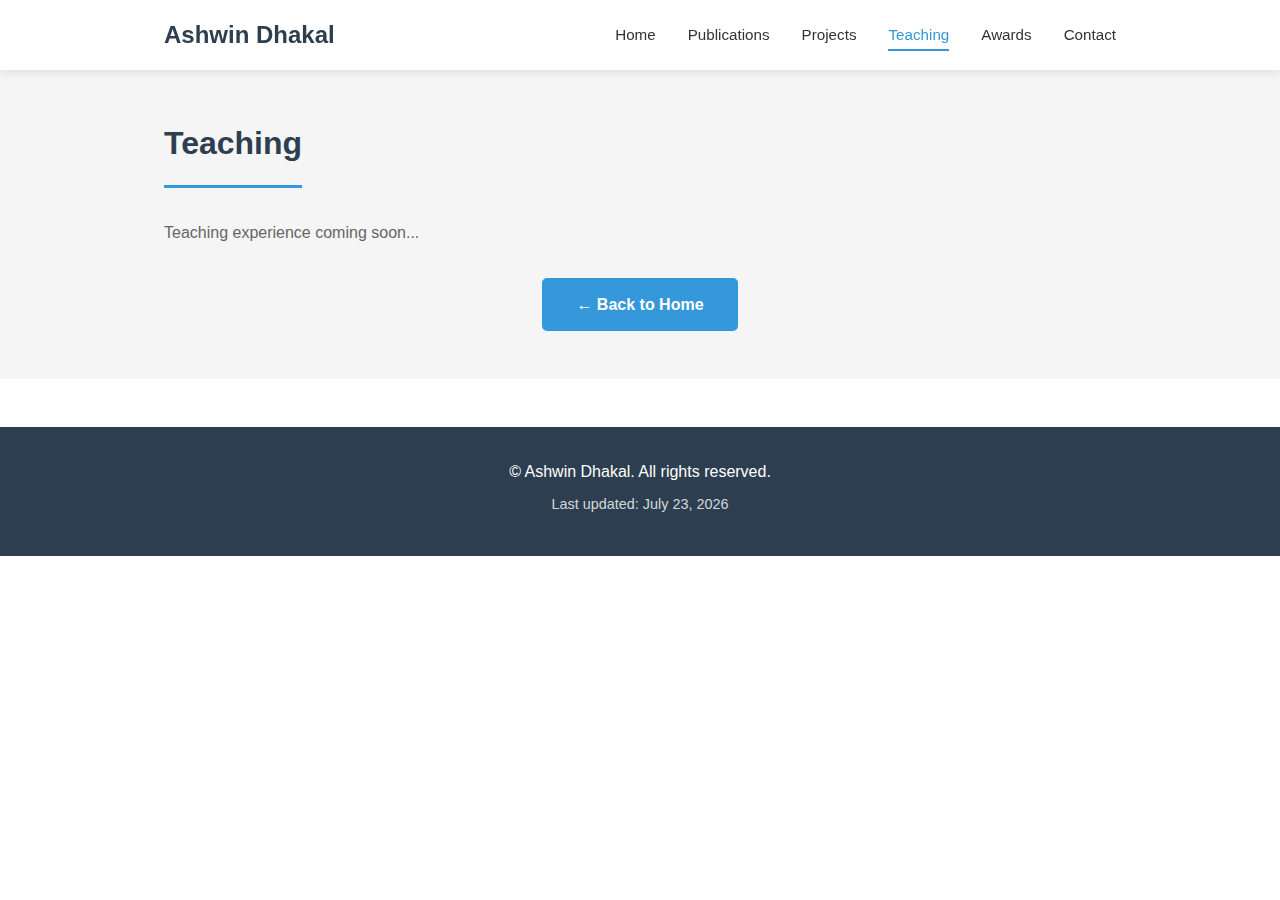
<file: teaching.html>
<!DOCTYPE html>
<html lang="en">
<head>
    <meta charset="UTF-8">
    <meta name="viewport" content="width=device-width, initial-scale=1.0">
    <title>Teaching | Ashwin Dhakal</title>
    <link rel="stylesheet" href="css/styles.css">
</head>
<body>
    <nav class="navbar" id="navbar">
        <div class="nav-container">
            <a href="index.html" class="nav-logo">Ashwin Dhakal</a>
            <button class="nav-toggle" id="navToggle" aria-label="Toggle navigation">
                <span></span>
                <span></span>
                <span></span>
            </button>
            <ul class="nav-menu" id="navMenu">
                <li class="nav-item"><a href="index.html" class="nav-link">Home</a></li>
                <li class="nav-item"><a href="publications.html" class="nav-link">Publications</a></li>
                <li class="nav-item"><a href="projects.html" class="nav-link">Projects</a></li>
                <li class="nav-item"><a href="teaching.html" class="nav-link active">Teaching</a></li>
                <li class="nav-item"><a href="awards.html" class="nav-link">Awards</a></li>
                <li class="nav-item"><a href="contact.html" class="nav-link">Contact</a></li>
            </ul>
        </div>
    </nav>

    <section class="publications" style="padding-top: calc(var(--nav-height) + var(--spacing-xl));">
        <div class="container">
            <h1 class="section-title">Teaching</h1>
            <p style="margin-bottom: 2rem; color: var(--text-light);">Teaching experience coming soon...</p>
            <div class="view-all">
                <a href="index.html" class="btn-primary">← Back to Home</a>
            </div>
        </div>
    </section>

    <footer class="footer">
        <div class="container">
            <div class="footer-content">
                <p>&copy; <span id="currentYear"></span> Ashwin Dhakal. All rights reserved.</p>
                <p class="footer-updated">Last updated: <span id="lastUpdated"></span></p>
            </div>
        </div>
    </footer>

    <script src="js/main.js"></script>
</body>
</html>
</file>
<file: css/styles.css>
/* ============================================
   CSS Reset & Base Styles
   ============================================ */

* {
    margin: 0;
    padding: 0;
    box-sizing: border-box;
}

:root {
    /* Color Palette */
    --primary-color: #2c3e50;
    --secondary-color: #3498db;
    --accent-color: #3498db;
    --text-color: #333333;
    --text-light: #666666;
    --bg-color: #ffffff;
    --bg-light: #f5f5f5;
    --border-color: #e0e0e0;
    --hover-color: #2980b9;
    
    /* Typography */
    --font-family: -apple-system, BlinkMacSystemFont, 'Segoe UI', Roboto, 'Helvetica Neue', Arial, sans-serif;
    --font-size-base: 16px;
    --line-height-base: 1.6;
    
    /* Spacing */
    --spacing-xs: 0.5rem;
    --spacing-sm: 1rem;
    --spacing-md: 1.5rem;
    --spacing-lg: 2rem;
    --spacing-xl: 3rem;
    
    /* Layout */
    --max-width: 1000px;
    --nav-height: 70px;
    
    /* Transitions */
    --transition: all 0.3s ease;
}

html {
    scroll-behavior: smooth;
}

body {
    font-family: var(--font-family);
    font-size: var(--font-size-base);
    line-height: var(--line-height-base);
    color: var(--text-color);
    background-color: var(--bg-color);
    -webkit-font-smoothing: antialiased;
    -moz-osx-font-smoothing: grayscale;
}

/* ============================================
   Navigation Bar
   ============================================ */

.navbar {
    position: fixed;
    top: 0;
    left: 0;
    right: 0;
    background-color: rgba(255, 255, 255, 0.95);
    backdrop-filter: blur(10px);
    box-shadow: 0 2px 10px rgba(0, 0, 0, 0.1);
    z-index: 1000;
    transition: var(--transition);
}

.nav-container {
    max-width: var(--max-width);
    margin: 0 auto;
    padding: 0 var(--spacing-md);
    display: flex;
    justify-content: space-between;
    align-items: center;
    height: var(--nav-height);
}

.nav-logo {
    font-size: 1.5rem;
    font-weight: 700;
    color: var(--primary-color);
    text-decoration: none;
    transition: var(--transition);
}

.nav-logo:hover {
    color: var(--secondary-color);
}

.nav-menu {
    display: flex;
    list-style: none;
    gap: var(--spacing-lg);
    align-items: center;
}

.nav-link {
    color: var(--text-color);
    text-decoration: none;
    font-weight: 500;
    font-size: 0.95rem;
    transition: var(--transition);
    position: relative;
    padding: 0.5rem 0;
}

.nav-link::after {
    content: '';
    position: absolute;
    bottom: 0;
    left: 0;
    width: 0;
    height: 2px;
    background-color: var(--secondary-color);
    transition: width 0.3s ease;
}

.nav-link:hover::after,
.nav-link.active::after {
    width: 100%;
}

.nav-link:hover,
.nav-link.active {
    color: var(--secondary-color);
}

.nav-toggle {
    display: none;
    flex-direction: column;
    background: none;
    border: none;
    cursor: pointer;
    padding: 0.5rem;
    gap: 4px;
}

.nav-toggle span {
    width: 25px;
    height: 3px;
    background-color: var(--primary-color);
    transition: var(--transition);
    border-radius: 2px;
}

/* ============================================
   Container
   ============================================ */

.container {
    max-width: var(--max-width);
    margin: 0 auto;
    padding: 0 var(--spacing-md);
}

/* ============================================
   Hero Section
   ============================================ */

.hero {
    padding-top: calc(var(--nav-height) + var(--spacing-xl));
    padding-bottom: var(--spacing-xl);
    background: linear-gradient(135deg, #f5f7fa 0%, #c3cfe2 100%);
    margin-bottom: var(--spacing-xl);
}

.hero-content {
    display: grid;
    grid-template-columns: 1fr 300px;
    gap: var(--spacing-xl);
    align-items: center;
}

.hero-name {
    font-size: 3rem;
    font-weight: 700;
    color: var(--primary-color);
    margin-bottom: var(--spacing-sm);
    line-height: 1.2;
}

.hero-title {
    font-size: 1.5rem;
    color: var(--text-light);
    margin-bottom: 0.5rem;
    font-weight: 500;
}

.hero-affiliation {
    font-size: 1.1rem;
    color: var(--text-light);
    margin-bottom: 0.25rem;
}

.hero-location {
    font-size: 1rem;
    color: var(--text-light);
    margin-bottom: var(--spacing-md);
}

.hero-stats {
    display: flex;
    gap: var(--spacing-lg);
    margin-bottom: var(--spacing-md);
    flex-wrap: wrap;
}

.stat-item {
    display: flex;
    flex-direction: column;
}

.stat-number {
    font-size: 2rem;
    font-weight: 700;
    color: var(--secondary-color);
    line-height: 1;
}

.stat-label {
    font-size: 0.9rem;
    color: var(--text-light);
    margin-top: 0.25rem;
}

.hero-links {
    display: flex;
    gap: var(--spacing-md);
    flex-wrap: wrap;
    margin-top: var(--spacing-md);
}

.social-link {
    display: inline-flex;
    align-items: center;
    gap: 0.5rem;
    color: var(--primary-color);
    text-decoration: none;
    font-weight: 500;
    padding: 0.5rem 1rem;
    border: 2px solid var(--border-color);
    border-radius: 5px;
    transition: var(--transition);
}

.social-link:hover {
    background-color: var(--secondary-color);
    color: white;
    border-color: var(--secondary-color);
}

.social-link svg {
    width: 20px;
    height: 20px;
}

.hero-image {
    display: flex;
    justify-content: center;
    align-items: center;
}

.profile-image {
    width: 250px;
    height: 250px;
    border-radius: 50%;
    object-fit: cover;
    object-position: center;
    box-shadow: 0 10px 30px rgba(0, 0, 0, 0.2);
    border: 4px solid white;
}

/* ============================================
   Sections
   ============================================ */

section {
    padding: var(--spacing-xl) 0;
}

.section-title {
    font-size: 2rem;
    font-weight: 700;
    color: var(--primary-color);
    margin-bottom: var(--spacing-lg);
    padding-bottom: var(--spacing-sm);
    border-bottom: 3px solid var(--secondary-color);
    display: inline-block;
}

/* ============================================
   About Section
   ============================================ */

.about {
    background-color: var(--bg-color);
}

.about-content {
    max-width: 800px;
}

.about-text {
    font-size: 1.1rem;
    line-height: 1.8;
    margin-bottom: var(--spacing-md);
    color: var(--text-color);
}

.about-text strong {
    color: var(--primary-color);
    font-weight: 600;
}

/* ============================================
   Research Interests Section
   ============================================ */

.research-interests {
    background-color: var(--bg-light);
}

.interests-grid {
    display: grid;
    grid-template-columns: repeat(auto-fit, minmax(200px, 1fr));
    gap: var(--spacing-md);
}

.interest-item {
    background-color: var(--bg-color);
    padding: var(--spacing-md);
    border-radius: 8px;
    text-align: center;
    font-weight: 500;
    color: var(--primary-color);
    border: 2px solid var(--border-color);
    transition: var(--transition);
}

.interest-item:hover {
    border-color: var(--secondary-color);
    background-color: var(--secondary-color);
    color: white;
    transform: translateY(-2px);
    box-shadow: 0 5px 15px rgba(52, 152, 219, 0.3);
}

/* ============================================
   News Section
   ============================================ */

.news {
    background-color: var(--bg-color);
}

.news-list {
    max-width: 800px;
}

.news-item {
    display: grid;
    grid-template-columns: 120px 1fr;
    gap: var(--spacing-md);
    padding: var(--spacing-md) 0;
    border-bottom: 1px solid var(--border-color);
}

.news-item:last-child {
    border-bottom: none;
}

.news-date {
    font-weight: 600;
    color: var(--secondary-color);
    font-size: 0.95rem;
}

.news-content {
    color: var(--text-color);
    line-height: 1.6;
}

.news-content strong {
    color: var(--primary-color);
    font-weight: 600;
}

/* ============================================
   Publications Section
   ============================================ */

.publications {
    background-color: var(--bg-light);
}

.publications-list {
    max-width: 900px;
}

.publication-item {
    display: grid;
    grid-template-columns: 50px 1fr;
    gap: var(--spacing-md);
    padding: var(--spacing-lg) 0;
    border-bottom: 1px solid var(--border-color);
}

.publication-item:last-child {
    border-bottom: none;
}

.pub-number {
    font-size: 1.5rem;
    font-weight: 700;
    color: var(--secondary-color);
    display: flex;
    align-items: flex-start;
    padding-top: 0.25rem;
}

.pub-content {
    flex: 1;
}

.pub-title {
    font-size: 1.1rem;
    font-weight: 600;
    color: var(--primary-color);
    margin-bottom: var(--spacing-xs);
    line-height: 1.4;
}

.pub-authors {
    font-size: 0.95rem;
    color: var(--text-color);
    margin-bottom: 0.25rem;
}

.pub-venue {
    font-size: 0.9rem;
    color: var(--text-light);
    font-style: italic;
    margin-bottom: var(--spacing-sm);
}

.pub-links {
    display: flex;
    gap: var(--spacing-md);
    flex-wrap: wrap;
}

.pub-link {
    color: var(--secondary-color);
    text-decoration: none;
    font-size: 0.9rem;
    font-weight: 500;
    padding: 0.25rem 0.75rem;
    border: 1px solid var(--secondary-color);
    border-radius: 4px;
    transition: var(--transition);
}

.pub-link:hover {
    background-color: var(--secondary-color);
    color: white;
}

.view-all {
    margin-top: var(--spacing-lg);
    text-align: center;
}

.btn-primary {
    display: inline-block;
    padding: 0.75rem 2rem;
    background-color: var(--secondary-color);
    color: white;
    text-decoration: none;
    border-radius: 5px;
    font-weight: 600;
    transition: var(--transition);
    border: 2px solid var(--secondary-color);
}

.btn-primary:hover {
    background-color: var(--hover-color);
    border-color: var(--hover-color);
    transform: translateY(-2px);
    box-shadow: 0 5px 15px rgba(52, 152, 219, 0.3);
}

/* ============================================
   Footer
   ============================================ */

.footer {
    background-color: var(--primary-color);
    color: white;
    padding: var(--spacing-lg) 0;
    margin-top: var(--spacing-xl);
}

.footer-content {
    text-align: center;
}

.footer-content p {
    margin-bottom: 0.5rem;
}

.footer-updated {
    font-size: 0.9rem;
    color: rgba(255, 255, 255, 0.8);
}

/* ============================================
   Responsive Design
   ============================================ */

@media (max-width: 768px) {
    .nav-menu {
        position: fixed;
        left: -100%;
        top: var(--nav-height);
        flex-direction: column;
        background-color: white;
        width: 100%;
        text-align: center;
        transition: 0.3s;
        box-shadow: 0 10px 27px rgba(0, 0, 0, 0.05);
        padding: var(--spacing-lg) 0;
    }

    .nav-menu.active {
        left: 0;
    }

    .nav-toggle {
        display: flex;
    }

    .nav-toggle.active span:nth-child(1) {
        transform: rotate(45deg) translate(5px, 5px);
    }

    .nav-toggle.active span:nth-child(2) {
        opacity: 0;
    }

    .nav-toggle.active span:nth-child(3) {
        transform: rotate(-45deg) translate(7px, -6px);
    }

    .hero-content {
        grid-template-columns: 1fr;
        text-align: center;
    }

    .hero-name {
        font-size: 2.5rem;
    }

    .hero-stats {
        justify-content: center;
    }

    .hero-links {
        justify-content: center;
    }

    .profile-image {
        width: 200px;
        height: 200px;
        margin: 0 auto;
    }

    .interests-grid {
        grid-template-columns: 1fr;
    }

    .news-item {
        grid-template-columns: 1fr;
        gap: var(--spacing-xs);
    }

    .news-date {
        margin-bottom: 0.5rem;
    }

    .publication-item {
        grid-template-columns: 1fr;
        gap: var(--spacing-sm);
    }

    .pub-number {
        display: none;
    }

    .pub-title::before {
        content: counter(pub-counter) ". ";
        counter-increment: pub-counter;
        color: var(--secondary-color);
        font-weight: 700;
        margin-right: 0.5rem;
    }

    .publications-list {
        counter-reset: pub-counter;
    }
}

@media (max-width: 480px) {
    :root {
        --spacing-md: 1rem;
        --spacing-lg: 1.5rem;
        --spacing-xl: 2rem;
    }

    .hero-name {
        font-size: 2rem;
    }

    .hero-title {
        font-size: 1.2rem;
    }

    .section-title {
        font-size: 1.5rem;
    }

    .stat-number {
        font-size: 1.5rem;
    }
}
</file>
